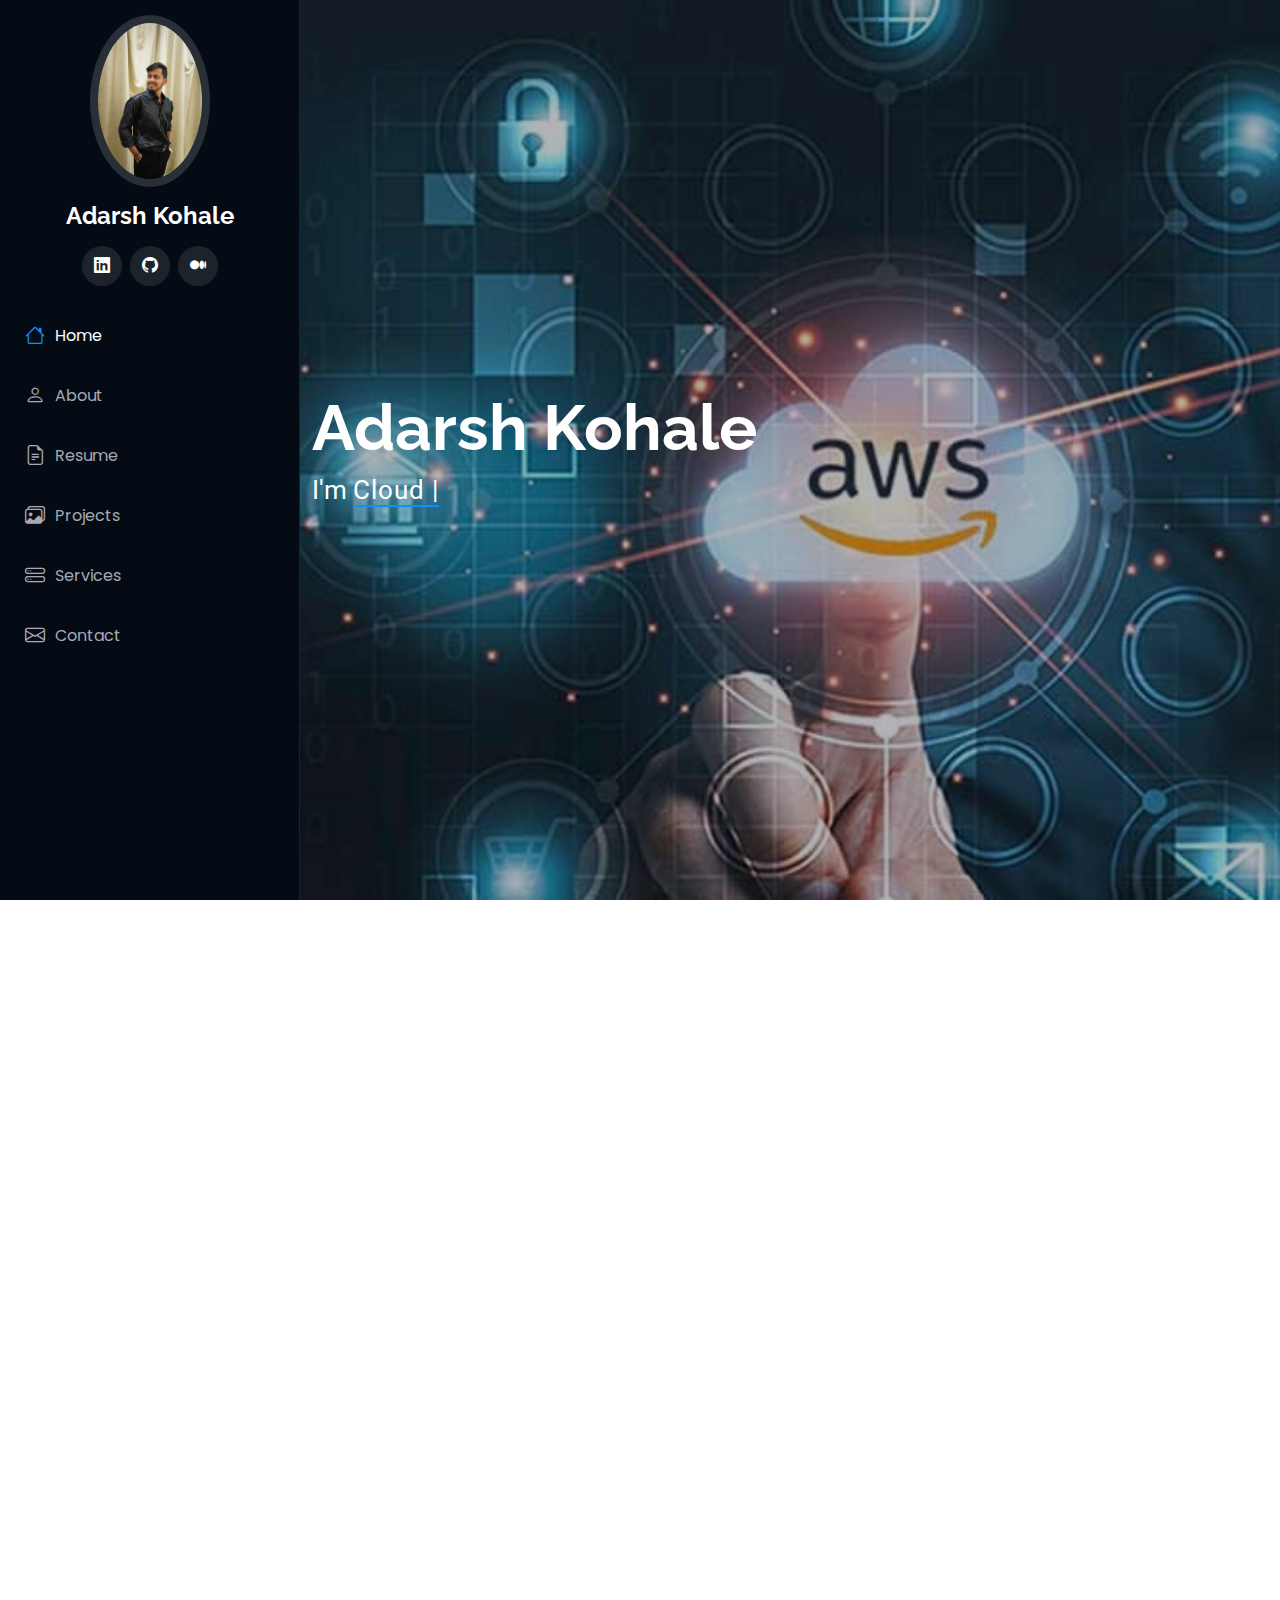
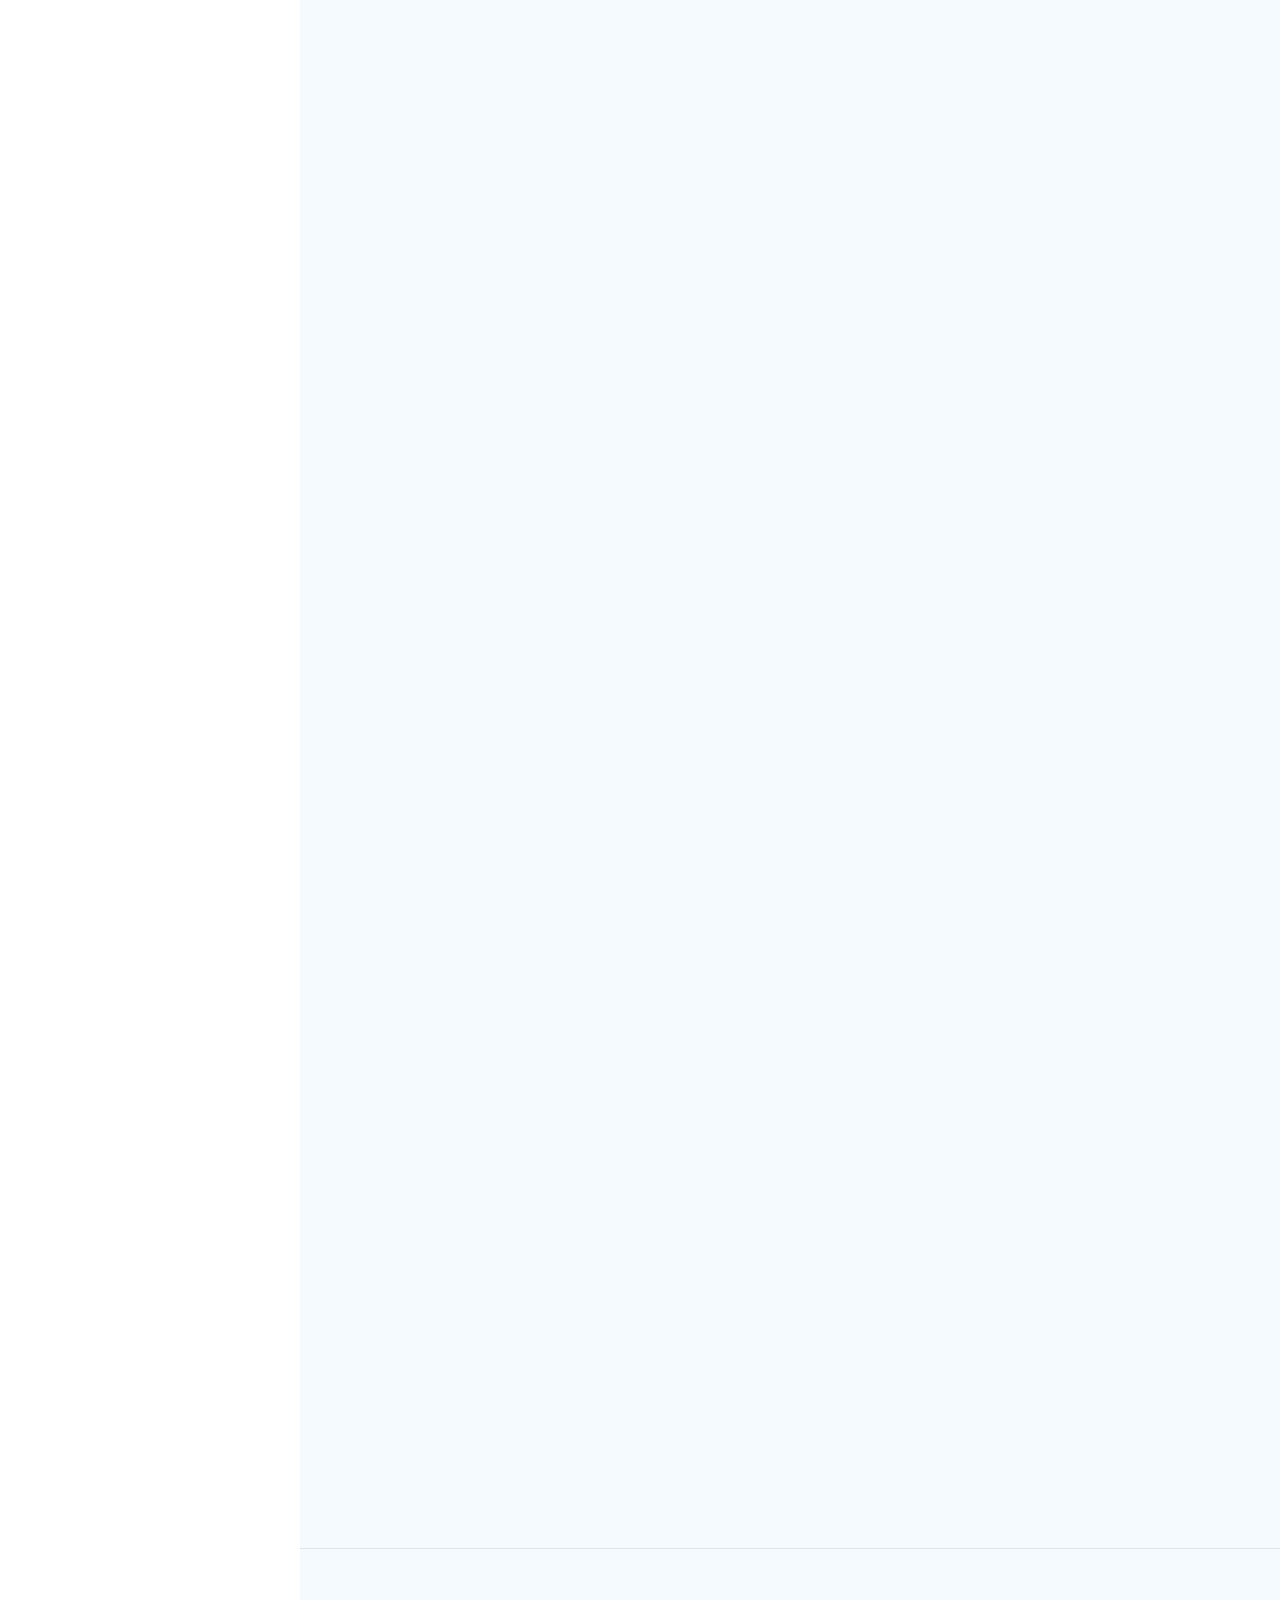
<file: index.html>
<!DOCTYPE html>
<html lang="en">

<head>
  <meta charset="utf-8">
  <meta content="width=device-width, initial-scale=1.0" name="viewport">
  <title>Index - iPortfolio Bootstrap Template</title>
  <meta content="" name="description">
  <meta content="" name="keywords">

  <!-- Favicons -->
  <link href="assets/img/favicon.png" rel="icon">
  <link href="assets/img/apple-touch-icon.png" rel="apple-touch-icon">

  <!-- Fonts -->
  <link href="https://fonts.googleapis.com" rel="preconnect">
  <link href="https://fonts.gstatic.com" rel="preconnect" crossorigin>
  <link href="https://fonts.googleapis.com/css2?family=Roboto:ital,wght@0,100;0,300;0,400;0,500;0,700;0,900;1,100;1,300;1,400;1,500;1,700;1,900&family=Poppins:ital,wght@0,100;0,200;0,300;0,400;0,500;0,600;0,700;0,800;0,900;1,100;1,200;1,300;1,400;1,500;1,600;1,700;1,800;1,900&family=Raleway:ital,wght@0,100;0,200;0,300;0,400;0,500;0,600;0,700;0,800;0,900;1,100;1,200;1,300;1,400;1,500;1,600;1,700;1,800;1,900&display=swap" rel="stylesheet">

  <!-- Vendor CSS Files -->
  <link href="assets/vendor/bootstrap/css/bootstrap.min.css" rel="stylesheet">
  <link href="assets/vendor/bootstrap-icons/bootstrap-icons.css" rel="stylesheet">
  <link href="assets/vendor/aos/aos.css" rel="stylesheet">
  <link href="assets/vendor/glightbox/css/glightbox.min.css" rel="stylesheet">
  <link href="assets/vendor/swiper/swiper-bundle.min.css" rel="stylesheet">

  <!-- Main CSS File -->
  <link href="assets/css/main.css" rel="stylesheet">

  <!-- =======================================================
  * Template Name: iPortfolio
  * Template URL: https://bootstrapmade.com/iportfolio-bootstrap-portfolio-websites-template/
  * Updated: Jun 29 2024 with Bootstrap v5.3.3
  * Author: BootstrapMade.com
  * License: https://bootstrapmade.com/license/
  ======================================================== -->
</head>

<body class="index-page">

  <header id="header" class="header dark-background d-flex flex-column">
    <i class="header-toggle d-xl-none bi bi-list"></i>

    <div class="profile-img">
      <img src="./assets/img/prof2.jpeg" alt="" class="img-fluid rounded-circle">
    </div>

    <a href="index.html" class="logo d-flex align-items-center justify-content-center">
      <!-- Uncomment the line below if you also wish to use an image logo -->
      <!-- <img src="assets/img/logo.png" alt=""> -->
      <h1 class="sitename">Adarsh Kohale</h1>
    </a>

    <div class="social-links text-center">
      <a href="https://www.linkedin.com/in/adarsh-kohale-759b15190/" class="linkedin"><i class="bi bi-linkedin"></i></a>
      <a href="https://github.com/iamadarshkohale" class="Github"><i class="bi bi-github"></i></a>
      <a href="https://medium.com/@adarshkohale23" class="medium"><i class="bi bi-medium"></i></a>
      
    </div>

    <nav id="navmenu" class="navmenu">
      <ul>
        <li><a href="#hero" class="active"><i class="bi bi-house navicon"></i>Home</a></li>
        <li><a href="#about"><i class="bi bi-person navicon"></i> About</a></li>
        <li><a href="#resume"><i class="bi bi-file-earmark-text navicon"></i> Resume</a></li>
        <li><a href="#portfolio"><i class="bi bi-images navicon"></i> Projects</a></li>
        <li><a href="#services"><i class="bi bi-hdd-stack navicon"></i> Services</a></li>
        
        <li><a href="#contact"><i class="bi bi-envelope navicon"></i> Contact</a></li>
      </ul>
    </nav>

  </header>

  <main class="main">

    <!-- Hero Section -->
    <section id="hero" class="hero section dark-background">

      <img src="assets/img/1_RYbA45lLoOgU6Hrp9CdufQ.jpg" alt="" data-aos="fade-in" class="">

      <div class="container" data-aos="fade-up" data-aos-delay="100">
        <h2>Adarsh Kohale</h2>
        <p>I'm <span class="typed" data-typed-items="Cloud Engineer</span><span class="typed-cursor typed-cursor--blink" aria-hidden="true"></span><span class="typed-cursor typed-cursor--blink" aria-hidden="true"></span></p>
      </div>

    </section><!-- /Hero Section -->

    <!-- About Section -->
    <section id="about" class="about section">

      <!-- Section Title -->
      <div class="container section-title" data-aos="fade-up">
        <h2>About</h2>
        <p>Hello, I am Adarsh Wasudeo Kohale — a Cloud & DevOps enthusiast passionate about building secure and scalable cloud infrastructure.

I work with AWS technologies to bring ideas to life through automation and clean architecture.

With hands-on experience from #30DaysOfCloudChallenge and an AWS certification under my belt, I love turning challenges into learning opportunities.

 I am always open to exciting projects, tech collaborations, and roles in cloud computing or DevOps. Let's connect!</p>
      </div><!-- End Section Title -->

      <div class="container" data-aos="fade-up" data-aos-delay="100">

        <div class="row gy-4 justify-content-center">
          <div class="col-lg-4">
            <img src="assets/img/prof1.jpeg" class="img-fluid" alt="">
          </div>
          <div class="col-lg-8 content">
            <h2>Cloud Engineer &amp; DevOps Engineer</h2>
            <p class="fst-italic py-3">
        
            </p>
            <div class="row">
              <div class="col-lg-6">
                <ul>
                  
                  <li><i class="bi bi-chevron-right"></i> <strong>Website:</strong> <span>www.adarshtech.cloud</span></li>
                  <li><i class="bi bi-chevron-right"></i> <strong>Phone:</strong> <span>9325840179</span></li>
                  <li><i class="bi bi-chevron-right"></i> <strong>City:</strong> <span>Pune,Maharashtra</span></li>
                </ul>
              </div>
              <div class="col-lg-6">
                <ul>
              
                  <li><i class="bi bi-chevron-right"></i> <strong>Degree:</strong> <span>BE</span></li>
                  <li><i class="bi bi-chevron-right"></i> <strong>Email:</strong> <span>adarshkohale23@gmail.com</span></li>
                  
                </ul>
              </div>
            </div>
            <p class="py-3">
          
            </p>
          </div>
        </div>

      </div>

    </section><!-- /About Section -->

  
              


    

    

    <!-- Resume Section -->
    <section id="resume" class="resume section">

      <!-- Section Title -->
      <div class="container section-title" data-aos="fade-up">
        <h2>Resume</h2>
        
      </div><!-- End Section Title -->

      <div class="container">

        <div class="row">

          <div class="col-lg-6" data-aos="fade-up" data-aos-delay="100">
            <h3 class="resume-title">Sumary</h3>

            <div class="resume-item pb-0">
              <h4>Adarsh Kohale</h4>
              <p><em>A GRADUATE ENGINEER SPECIALIZED IN MECHANICAL FIELD WITH HANDS ON AWS CLOUD AND GOOD KNOWLEDGE OF VARIOUS AWS SERVICES, LINUX OPERATING SYSTEM AND
DEVOPS TOOLS.QUICK LEARNER WITH A PASSION FOR CONTINUOUS IMPROVEMENT AND TECHNOLOGY
</em></p>
              <ul>
                <li>Nagpur,Maharashtra</li>
                <li>9325840179</li>
                <li>adarshkohale23@gmail.com</li>
              </ul>
            </div><!-- Edn Resume Item -->

            <h3 class="resume-title">Education</h3>
            <div class="resume-item">
              <h4>Bachelors of Engineering</h4>
              <h5>-Mechanical Engineering</h5>
              <p><em>Prof.Ram Meghe Institute of Technology and Reserach-</em></p>
              <p>Sant Gadge Baba Amravati University</p>
            </div><!-- Edn Resume Item -->

            <div class="resume-item">
              <h4>HSC</h4>
              <h5>-Science</h5>
              <p><em>Perena Jr.College of Science and Commerce-</em></p>
              <p>Maharashta State Board</p>
            </div><!-- Edn Resume Item -->

          </div>

          <div class="col-lg-6" data-aos="fade-up" data-aos-delay="200">
            <h3 class="resume-title">Professional Experience</h3>
            <div class="resume-item">
              <h4>Intern</h4>
              <h5>March-2025 - Present</h5>
              <p><em>Fortune Cloud Technologies-Pune </em></p>
              <ul>
                <li>Deployed Scalable Apps using EC2, Elastic Beanstalk, and Application Load Balancer for high availability</li>
                <li>Managed Storage efficiently with S3, leveraging versioning, lifecycle policies, and different storage classes </li>
                <li> Secured Access & Resources using IAM Roles, Policies, and VPC configurations for isolated networking</li>
                <li>Automated & Integrated cloud services using Lambda, SNS/SQS, and CloudFormation for seamless DevOps practices</li>
              </ul>
            </div><!-- Edn Resume Item -->

            <div class="resume-item">
              <h4 class="resume-title">Certifications</h4>
              <h5>MCA-Master In Cloud Architecture</h5>
              <p><em>Cravita Technologies-Pune</em></p>
              
              <h5>AWS Cloud Practitioner</h5>
              <p><em>Amazon Web Services</em></p>
            </div><!-- Edn Resume Item -->

          </div>

        </div>

      </div>

    </section><!-- /Resume Section -->

    <!-- Portfolio Section -->
    <section id="portfolio" class="portfolio section light-background">

      <!-- Section Title -->
      <div class="container section-title" data-aos="fade-up">
        <h2>Projects</h2>
        
      </div><!-- End Section Title -->

      
          </ul><!-- End Portfolio Filters -->

          <div class="row gy-4 isotope-container" data-aos="fade-up" data-aos-delay="200">

            <div class="col-lg-4 col-md-6 portfolio-item isotope-item filter-app">
              <div class="portfolio-content h-100">
                <img src="./assets/img/3tier.jpeg" class="img-fluid" alt="">
                <div class="portfolio-info">
                  <h4>Three Tier Application</h4>
                  
                  <a href="assets/img/portfolio/app-1.jpg" title="App 1" data-gallery="portfolio-gallery-app" class="glightbox preview-link"><i class="bi bi-zoom-in"></i></a>
                  <a href="portfolio-details.html" title="More Details" class="details-link"><i class="bi bi-link-45deg"></i></a>
                </div>
              </div>
            </div><!-- End Portfolio Item -->

            <div class="col-lg-4 col-md-6 portfolio-item isotope-item filter-product">
              <div class="portfolio-content h-100">
                <img src="./assets/img/wp.png" class="img-fluid" alt="">
                <div class="portfolio-info">
                  <h4>Wordpress-VPC</h4>
                  
                  <a href="assets/img/portfolio/product-1.jpg" title="Product 1" data-gallery="portfolio-gallery-product" class="glightbox preview-link"><i class="bi bi-zoom-in"></i></a>
                  <a href="portfolio2-details.html" title="More Details" class="details-link"><i class="bi bi-link-45deg"></i></a>
                </div>
              </div>
            </div><!-- End Portfolio Item -->

            <div class="col-lg-4 col-md-6 portfolio-item isotope-item filter-branding">
              <div class="portfolio-content h-100">
                <img src="./assets/img/vpc.jpeg" class="img-fluid" alt="">
                <div class="portfolio-info">
                  <h4>Securing VPC</h4>
                  
                  <a href="assets/img/portfolio/branding-1.jpg" title="Branding 1" data-gallery="portfolio-gallery-branding" class="glightbox preview-link"><i class="bi bi-zoom-in"></i></a>
                  <a href="portfolio3-details.html" title="More Details" class="details-link"><i class="bi bi-link-45deg"></i></a>
                </div>
              </div>
            </div><!-- End Portfolio Item -->

            <div class="col-lg-4 col-md-6 portfolio-item isotope-item filter-books">
              <div class="portfolio-content h-100">
                <img src="assets/img/flat-feedback-landing-page-template_23-2148941256.avif" class="img-fluid" alt="">
                <div class="portfolio-info">
                  <h4>FeedbackSurvEC2</h4>
                  
                  <a href="assets/img/portfolio/books-1.jpg" title="Branding 1" data-gallery="portfolio-gallery-book" class="glightbox preview-link"><i class="bi bi-zoom-in"></i></a>
                  <a href="portfolio4-details.html" title="More Details" class="details-link"><i class="bi bi-link-45deg"></i></a>
                </div>
              </div>
            </div><!-- End Portfolio Item -->

            <div class="col-lg-4 col-md-6 portfolio-item isotope-item filter-app">
              <div class="portfolio-content h-100">
                <img src="assets/img/1_7aGlAjiRhd0Y2m7_OLHU7w.png" class="img-fluid" alt="">
                <div class="portfolio-info">
                  <h4>ECS-blue-green-project</h4>
                  
                  <a href="assets/img/portfolio/app-2.jpg" title="App 2" data-gallery="portfolio-gallery-app" class="glightbox preview-link"><i class="bi bi-zoom-in"></i></a>
                  <a href="portfolio5-details.html" title="More Details" class="details-link"><i class="bi bi-link-45deg"></i></a>
                </div>
              </div>
            </div><!-- End Portfolio Item -->

            <div class="col-lg-4 col-md-6 portfolio-item isotope-item filter-product">
              <div class="portfolio-content h-100">
                <img src="assets/img/images.jpeg" class="img-fluid" alt="">
                <div class="portfolio-info">
                  <h4>Application-ASG</h4>
                  
                  <a href="assets/img/portfolio/product-2.jpg" title="Product 2" data-gallery="portfolio-gallery-product" class="glightbox preview-link"><i class="bi bi-zoom-in"></i></a>
                  <a href="portfolio6-details.html" title="More Details" class="details-link"><i class="bi bi-link-45deg"></i></a>
                </div>
              </div>
            </div><!-- End Portfolio Item -->

            <div class="col-lg-4 col-md-6 portfolio-item isotope-item filter-branding">
              <div class="portfolio-content h-100">
                <img src="assets/img/images (2).jpeg" class="img-fluid" alt="">
                <div class="portfolio-info">
                  <h4>Regi-Lamp</h4>
                  
                  <a href="assets/img/portfolio/branding-2.jpg" title="Branding 2" data-gallery="portfolio-gallery-branding" class="glightbox preview-link"><i class="bi bi-zoom-in"></i></a>
                  <a href="portfolio7-details.html" title="More Details" class="details-link"><i class="bi bi-link-45deg"></i></a>
                </div>
              </div>
            </div><!-- End Portfolio Item -->

            <div class="col-lg-4 col-md-6 portfolio-item isotope-item filter-books">
              <div class="portfolio-content h-100">
                <img src="assets/img/bf1edb25-5e75-29a2-1a33-4c529e0d861e.a5554c9d42b855609197b4d706bc165023aab343.jpeg" class="img-fluid" alt="">
                <div class="portfolio-info">
                  <h4>AutoVolumeBackup</h4>
                  
                  <a href="assets/img/portfolio/books-2.jpg" title="Branding 2" data-gallery="portfolio-gallery-book" class="glightbox preview-link"><i class="bi bi-zoom-in"></i></a>
                  <a href="portfolio8-details.html" title="More Details" class="details-link"><i class="bi bi-link-45deg"></i></a>
                </div>
              </div>
            </div><!-- End Portfolio Item -->

            <div class="col-lg-4 col-md-6 portfolio-item isotope-item filter-app">
              <div class="portfolio-content h-100">
                <img src="assets/img/images (1).jpeg" class="img-fluid" alt="">
                <div class="portfolio-info">
                  <h4>AWS-S3-WebDeploy</h4>
                
                  <a href="assets/img/portfolio/app-3.jpg" title="App 3" data-gallery="portfolio-gallery-app" class="glightbox preview-link"><i class="bi bi-zoom-in"></i></a>
                  <a href="portfolio9-details.html" title="More Details" class="details-link"><i class="bi bi-link-45deg"></i></a>
                </div>
              </div>
            </div><!-- End Portfolio Item -->

            

    <!-- Services Section -->
    <section id="services" class="services section">

      <!-- Section Title -->
      <div class="container section-title" data-aos="fade-up">
        <h2>Services</h2>
        
      </div><!-- End Section Title -->

      <div class="container">

        <div class="row gy-4">

          <div class="col-lg-4 col-md-6 service-item d-flex" data-aos="fade-up" data-aos-delay="100">
            <div class="icon flex-shrink-0"><i class="bi bi-briefcase"></i></div>
            <div>
              <h4 class="title"><a href="service-details.html" class="stretched-link">AWS</a></h4>
              <p class="description">EC2, S3, VPC, IAM, RDS, DynamoDB, Lambda
 CloudWatch, ELB, Route 53, EBS,ASG</p>
            </div>
          </div>
          <!-- End Service Item -->

          <div class="col-lg-4 col-md-6 service-item d-flex" data-aos="fade-up" data-aos-delay="200">
            <div class="icon flex-shrink-0"><i class="bi bi-card-checklist"></i></div>
            <div>
              <h4 class="title"><a href="service2-details.html" class="stretched-link">Security and Monitoring</a></h4>
              <p class="description">IAM policies,multi- account
setup, CloudWatch Alarms, EventBridge, SNS</p>
            </div>
          </div><!-- End Service Item -->

          <div class="col-lg-4 col-md-6 service-item d-flex" data-aos="fade-up" data-aos-delay="300">
            <div class="icon flex-shrink-0"><i class="bi bi-bar-chart"></i></div>
            <div>
              <h4 class="title"><a href="service3-details.html" class="stretched-link">Networking and Storage</a></h4>
              <p class="description">VPN, Network Access Translation,Internet Gateway, S3 lifecycle policy</p>
            </div>
          </div><!-- End Service Item -->

          <div class="col-lg-4 col-md-6 service-item d-flex" data-aos="fade-up" data-aos-delay="400">
            <div class="icon flex-shrink-0"><i class="bi bi-binoculars"></i></div>
            <div>
              <h4 class="title"><a href="service4-details.html" class="stretched-link">Linux Operating System</a></h4>
              <p class="description">Shell scripting, SSH, crontab, system
logs, package/user management, performance
tuning</p>
            </div>
          </div><!-- End Service Item -->

          <div class="col-lg-4 col-md-6 service-item d-flex" data-aos="fade-up" data-aos-delay="500">
            <div class="icon flex-shrink-0"><i class="bi bi-brightness-high"></i></div>
            <div>
              <h4 class="title"><a href="service5-details.html" class="stretched-link">DevOps</a></h4>
              <p class="description">Github,Gitlab,Bitbucket,Jenkins</p>
            </div>
          </div><!-- End Service Item -->

          

        </div>

      </div>

    </section><!-- /Services Section -->

    

    <!-- Contact Section -->
    <section id="contact" class="contact section">

      <!-- Section Title -->
      <div class="container section-title" data-aos="fade-up">
        <h2>Contact</h2>
        
      </div><!-- End Section Title -->

      <div class="container" data-aos="fade-up" data-aos-delay="100">

        <div class="row gy-4">

          <div class="col-lg-5">

            <div class="info-wrap">
              <div class="info-item d-flex" data-aos="fade-up" data-aos-delay="200">
                <i class="bi bi-geo-alt flex-shrink-0"></i>
                <div>
                  <h3>Address</h3>
                  <p>Aqua Mist,Ravet,PCMC</p>
                </div>
              </div><!-- End Info Item -->

              <div class="info-item d-flex" data-aos="fade-up" data-aos-delay="300">
                <i class="bi bi-telephone flex-shrink-0"></i>
                <div>
                  <h3>Contact At</h3>
                  <p>9325840179</p>
                </div>
              </div><!-- End Info Item -->

              <div class="info-item d-flex" data-aos="fade-up" data-aos-delay="400">
                <i class="bi bi-envelope flex-shrink-0"></i>
                <div>
                  <h3>Email Me At</h3>
                  <p>adarshkohale23@gmail.com</p>
                </div>
              </div><!-- End Info Item -->

              
            </div>
          </div>

        </div>

      </div>

    </section><!-- /Contact Section -->

  </main>

  <footer id="footer" class="footer position-relative light-background">

    

  <!-- Scroll Top -->
  <a href="#" id="scroll-top" class="scroll-top d-flex align-items-center justify-content-center"><i class="bi bi-arrow-up-short"></i></a>

  <!-- Preloader -->
  <div id="preloader"></div>

  <!-- Vendor JS Files -->
  <script src="assets/vendor/bootstrap/js/bootstrap.bundle.min.js"></script>
  <script src="assets/vendor/php-email-form/validate.js"></script>
  <script src="assets/vendor/aos/aos.js"></script>
  <script src="assets/vendor/typed.js/typed.umd.js"></script>
  <script src="assets/vendor/purecounter/purecounter_vanilla.js"></script>
  <script src="assets/vendor/waypoints/noframework.waypoints.js"></script>
  <script src="assets/vendor/glightbox/js/glightbox.min.js"></script>
  <script src="assets/vendor/imagesloaded/imagesloaded.pkgd.min.js"></script>
  <script src="assets/vendor/isotope-layout/isotope.pkgd.min.js"></script>
  <script src="assets/vendor/swiper/swiper-bundle.min.js"></script>

  <!-- Main JS File -->
  <script src="assets/js/main.js"></script>

</body>

</html>
</file>
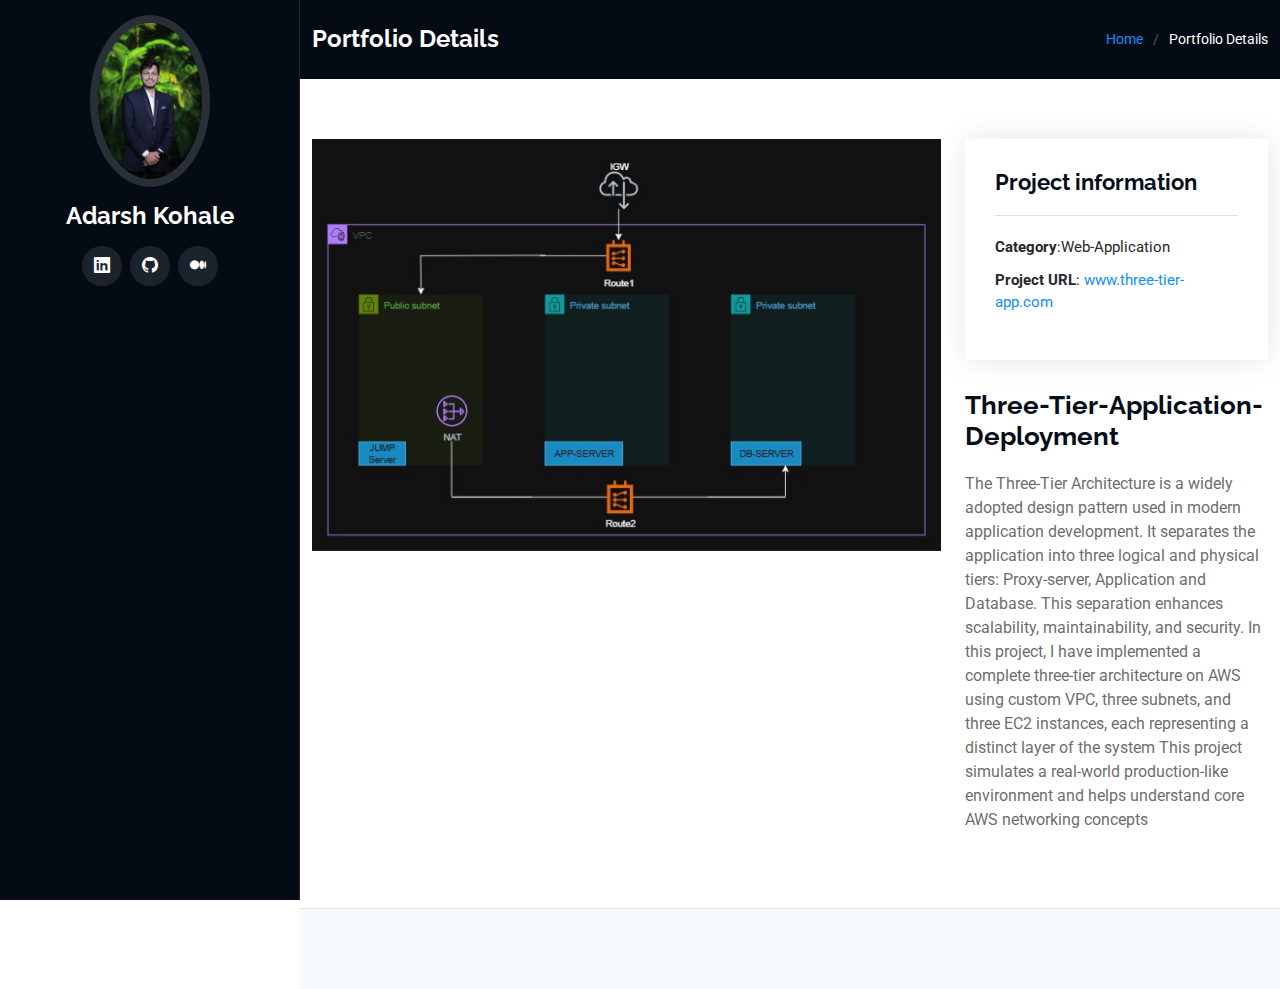
<file: portfolio-details.html>
<!DOCTYPE html>
<html lang="en">

<head>
  <meta charset="utf-8">
  <meta content="width=device-width, initial-scale=1.0" name="viewport">
  <title>Portfolio Details - iPortfolio Bootstrap Template</title>
  <meta content="" name="description">
  <meta content="" name="keywords">

  <!-- Favicons -->
  <link href="assets/img/favicon.png" rel="icon">
  <link href="assets/img/apple-touch-icon.png" rel="apple-touch-icon">

  <!-- Fonts -->
  <link href="https://fonts.googleapis.com" rel="preconnect">
  <link href="https://fonts.gstatic.com" rel="preconnect" crossorigin>
  <link href="https://fonts.googleapis.com/css2?family=Roboto:ital,wght@0,100;0,300;0,400;0,500;0,700;0,900;1,100;1,300;1,400;1,500;1,700;1,900&family=Poppins:ital,wght@0,100;0,200;0,300;0,400;0,500;0,600;0,700;0,800;0,900;1,100;1,200;1,300;1,400;1,500;1,600;1,700;1,800;1,900&family=Raleway:ital,wght@0,100;0,200;0,300;0,400;0,500;0,600;0,700;0,800;0,900;1,100;1,200;1,300;1,400;1,500;1,600;1,700;1,800;1,900&display=swap" rel="stylesheet">

  <!-- Vendor CSS Files -->
  <link href="assets/vendor/bootstrap/css/bootstrap.min.css" rel="stylesheet">
  <link href="assets/vendor/bootstrap-icons/bootstrap-icons.css" rel="stylesheet">
  <link href="assets/vendor/aos/aos.css" rel="stylesheet">
  <link href="assets/vendor/glightbox/css/glightbox.min.css" rel="stylesheet">
  <link href="assets/vendor/swiper/swiper-bundle.min.css" rel="stylesheet">

  <!-- Main CSS File -->
  <link href="assets/css/main.css" rel="stylesheet">

  <!-- =======================================================
  * Template Name: iPortfolio
  * Template URL: https://bootstrapmade.com/iportfolio-bootstrap-portfolio-websites-template/
  * Updated: Jun 29 2024 with Bootstrap v5.3.3
  * Author: BootstrapMade.com
  * License: https://bootstrapmade.com/license/
  ======================================================== -->
</head>

<body class="portfolio-details-page">

  <header id="header" class="header dark-background d-flex flex-column">
    <i class="header-toggle d-xl-none bi bi-list"></i>

    <div class="profile-img">
      <img src="assets/img/prof1.jpeg" alt="" class="img-fluid rounded-circle">
    </div>

    <a href="index.html" class="logo d-flex align-items-center justify-content-center">
      <!-- Uncomment the line below if you also wish to use an image logo -->
      <!-- <img src="assets/img/logo.png" alt=""> -->
      <h1 class="sitename">Adarsh Kohale</h1>
    </a>

    <div class="social-links text-center">
      <a href="https://www.linkedin.com/in/adarsh-kohale-759b15190/" class="linkedin"><i class="bi bi-linkedin"></i></a>
      <a href="https://github.com/iamadarshkohale" class="github"><i class="bi bi-github"></i></a>
      <a href="https://medium.com/@adarshkohale23" class="medium"><i class="bi bi-medium"></i></a>
      
    </div>

    <nav id="navmenu" class="navmenu">
      <ul>
        
        
        
        
       
                
            
        </li>
        
      </ul>
    </nav>

  </header>

  <main class="main">

    <!-- Page Title -->
    <div class="page-title dark-background">
      <div class="container d-lg-flex justify-content-between align-items-center">
        <h1 class="mb-2 mb-lg-0">Portfolio Details</h1>
        <nav class="breadcrumbs">
          <ol>
            <li><a href="index.html">Home</a></li>
            <li class="current">Portfolio Details</li>
          </ol>
        </nav>
      </div>
    </div><!-- End Page Title -->

    <!-- Portfolio Details Section -->
    <section id="portfolio-details" class="portfolio-details section">

      <div class="container" data-aos="fade-up" data-aos-delay="100">

        <div class="row gy-4">

          <div class="col-lg-8">
            <div class="portfolio-details-slider swiper init-swiper">

              <script type="application/json" class="swiper-config">
                {
                  "loop": true,
                  "speed": 600,
                  "autoplay": {
                    "delay": 5000
                  },
                  "slidesPerView": "auto",
                  "pagination": {
                    "el": ".swiper-pagination",
                    "type": "bullets",
                    "clickable": true
                  }
                }
              </script>

              <div class="swiper-wrapper align-items-center">

                <div class="swiper-slide">
                  <img src="assets/img/3-tier-app.jpg" alt="">
                </div>

                
              </div>
              <div class="swiper-pagination"></div>
            </div>
          </div>

          <div class="col-lg-4">
            <div class="portfolio-info" data-aos="fade-up" data-aos-delay="200">
              <h3>Project information</h3>
              <ul>
                <li><strong>Category</strong>:Web-Application</li>
                
                
                <li><strong>Project URL</strong>: <a href="https://github.com/iamadarshkohale/Three-tier-app.git">www.three-tier-app.com</a></li>
              </ul>
            </div>
            <div class="portfolio-description" data-aos="fade-up" data-aos-delay="300">
              <h2>Three-Tier-Application-Deployment</h2>
              <p>
                The Three-Tier Architecture is a widely adopted design pattern used in modern application development. It separates the application into three logical and physical tiers: Proxy-server, Application and Database. This separation enhances scalability, maintainability, and security.

In this project, I have implemented a complete three-tier architecture on AWS using custom VPC, three subnets, and three EC2 instances, each representing a distinct layer of the system

This project simulates a real-world production-like environment and helps understand core AWS networking concepts
              </p>
            </div>
          </div>

        </div>

      </div>

    </section><!-- /Portfolio Details Section -->

  </main>

  <footer id="footer" class="footer position-relative light-background">

    
  <!-- Scroll Top -->
  <a href="#" id="scroll-top" class="scroll-top d-flex align-items-center justify-content-center"><i class="bi bi-arrow-up-short"></i></a>

  <!-- Preloader -->
  <div id="preloader"></div>

  <!-- Vendor JS Files -->
  <script src="assets/vendor/bootstrap/js/bootstrap.bundle.min.js"></script>
  <script src="assets/vendor/php-email-form/validate.js"></script>
  <script src="assets/vendor/aos/aos.js"></script>
  <script src="assets/vendor/typed.js/typed.umd.js"></script>
  <script src="assets/vendor/purecounter/purecounter_vanilla.js"></script>
  <script src="assets/vendor/waypoints/noframework.waypoints.js"></script>
  <script src="assets/vendor/glightbox/js/glightbox.min.js"></script>
  <script src="assets/vendor/imagesloaded/imagesloaded.pkgd.min.js"></script>
  <script src="assets/vendor/isotope-layout/isotope.pkgd.min.js"></script>
  <script src="assets/vendor/swiper/swiper-bundle.min.js"></script>

  <!-- Main JS File -->
  <script src="assets/js/main.js"></script>

</body>

</html>
</file>
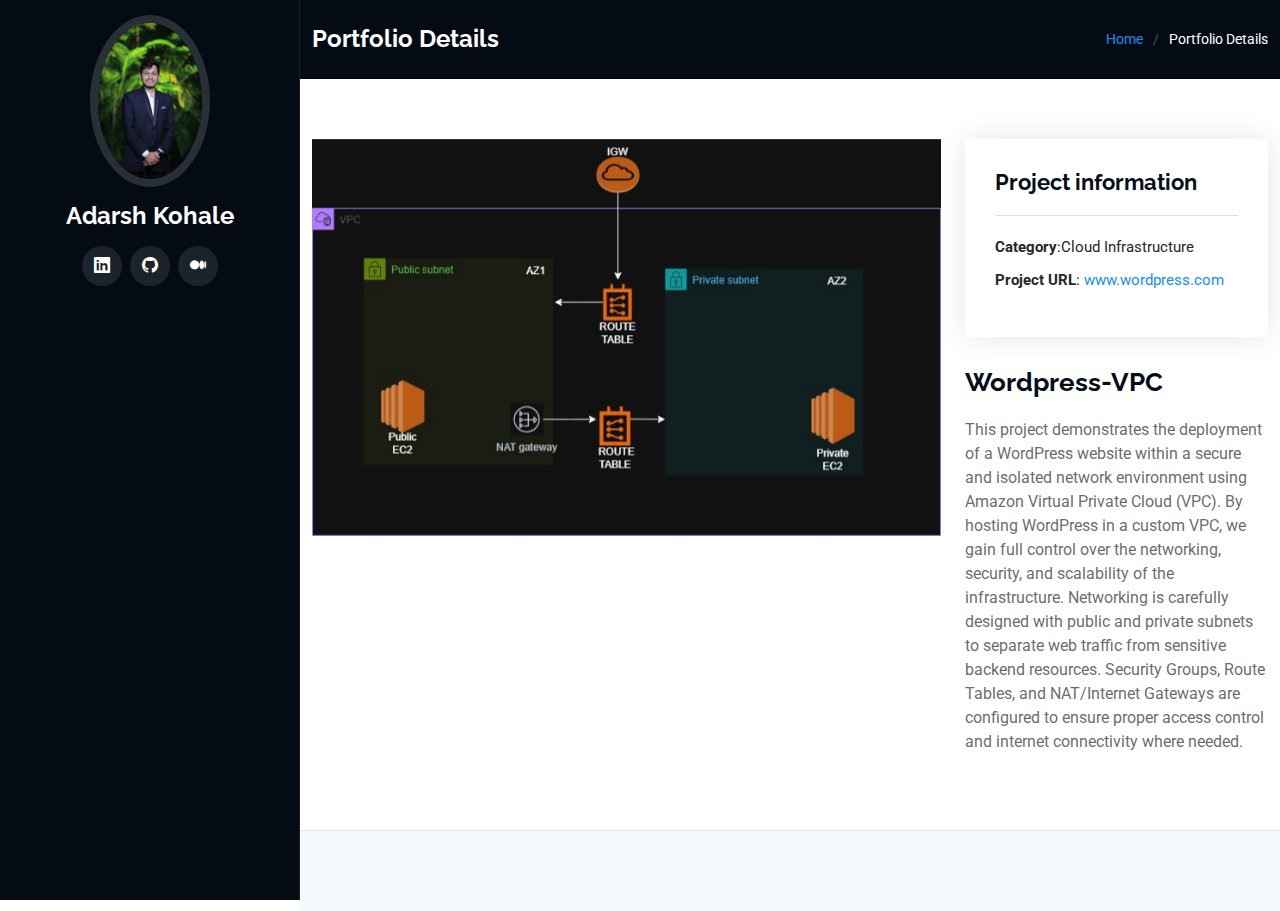
<file: portfolio2-details.html>
<!DOCTYPE html>
<html lang="en">

<head>
  <meta charset="utf-8">
  <meta content="width=device-width, initial-scale=1.0" name="viewport">
  <title>Portfolio Details - iPortfolio Bootstrap Template</title>
  <meta content="" name="description">
  <meta content="" name="keywords">

  <!-- Favicons -->
  <link href="assets/img/favicon.png" rel="icon">
  <link href="assets/img/apple-touch-icon.png" rel="apple-touch-icon">

  <!-- Fonts -->
  <link href="https://fonts.googleapis.com" rel="preconnect">
  <link href="https://fonts.gstatic.com" rel="preconnect" crossorigin>
  <link href="https://fonts.googleapis.com/css2?family=Roboto:ital,wght@0,100;0,300;0,400;0,500;0,700;0,900;1,100;1,300;1,400;1,500;1,700;1,900&family=Poppins:ital,wght@0,100;0,200;0,300;0,400;0,500;0,600;0,700;0,800;0,900;1,100;1,200;1,300;1,400;1,500;1,600;1,700;1,800;1,900&family=Raleway:ital,wght@0,100;0,200;0,300;0,400;0,500;0,600;0,700;0,800;0,900;1,100;1,200;1,300;1,400;1,500;1,600;1,700;1,800;1,900&display=swap" rel="stylesheet">

  <!-- Vendor CSS Files -->
  <link href="assets/vendor/bootstrap/css/bootstrap.min.css" rel="stylesheet">
  <link href="assets/vendor/bootstrap-icons/bootstrap-icons.css" rel="stylesheet">
  <link href="assets/vendor/aos/aos.css" rel="stylesheet">
  <link href="assets/vendor/glightbox/css/glightbox.min.css" rel="stylesheet">
  <link href="assets/vendor/swiper/swiper-bundle.min.css" rel="stylesheet">

  <!-- Main CSS File -->
  <link href="assets/css/main.css" rel="stylesheet">

  <!-- =======================================================
  * Template Name: iPortfolio
  * Template URL: https://bootstrapmade.com/iportfolio-bootstrap-portfolio-websites-template/
  * Updated: Jun 29 2024 with Bootstrap v5.3.3
  * Author: BootstrapMade.com
  * License: https://bootstrapmade.com/license/
  ======================================================== -->
</head>

<body class="portfolio-details-page">

  <header id="header" class="header dark-background d-flex flex-column">
    <i class="header-toggle d-xl-none bi bi-list"></i>

    <div class="profile-img">
      <img src="assets/img/prof1.jpeg" alt="" class="img-fluid rounded-circle">
    </div>

    <a href="index.html" class="logo d-flex align-items-center justify-content-center">
      <!-- Uncomment the line below if you also wish to use an image logo -->
      <!-- <img src="assets/img/logo.png" alt=""> -->
      <h1 class="sitename">Adarsh Kohale</h1>
    </a>

   <div class="social-links text-center">
      <a href="https://www.linkedin.com/in/adarsh-kohale-759b15190/" class="linkedin"><i class="bi bi-linkedin"></i></a>
      <a href="https://github.com/iamadarshkohale" class="github"><i class="bi bi-github"></i></a>
      <a href="https://medium.com/@adarshkohale23" class="medium"><i class="bi bi-medium"></i></a>
    </div>

    <nav id="navmenu" class="navmenu">
      <ul>
        
      </ul>
    </nav>

  </header>

  <main class="main">

    <!-- Page Title -->
    <div class="page-title dark-background">
      <div class="container d-lg-flex justify-content-between align-items-center">
        <h1 class="mb-2 mb-lg-0">Portfolio Details</h1>
        <nav class="breadcrumbs">
          <ol>
            <li><a href="index.html">Home</a></li>
            <li class="current">Portfolio Details</li>
          </ol>
        </nav>
      </div>
    </div><!-- End Page Title -->

    <!-- Portfolio Details Section -->
    <section id="portfolio-details" class="portfolio-details section">

      <div class="container" data-aos="fade-up" data-aos-delay="100">

        <div class="row gy-4">

          <div class="col-lg-8">
            <div class="portfolio-details-slider swiper init-swiper">

              <script type="application/json" class="swiper-config">
                {
                  "loop": true,
                  "speed": 600,
                  "autoplay": {
                    "delay": 5000
                  },
                  "slidesPerView": "auto",
                  "pagination": {
                    "el": ".swiper-pagination",
                    "type": "bullets",
                    "clickable": true
                  }
                }
              </script>

              <div class="swiper-wrapper align-items-center">

                <div class="swiper-slide">
                  <img src="assets/img/VPC.jpg" alt="">
                </div>

                

              </div>
              <div class="swiper-pagination"></div>
            </div>
          </div>

          <div class="col-lg-4">
            <div class="portfolio-info" data-aos="fade-up" data-aos-delay="200">
              <h3>Project information</h3>
              <ul>
                <li><strong>Category</strong>:Cloud Infrastructure</li>
                
                
                <li><strong>Project URL</strong>: <a href="https://github.com/iamadarshkohale/Wordpress-VPC-.git">www.wordpress.com</a></li>
              </ul>
            </div>
            <div class="portfolio-description" data-aos="fade-up" data-aos-delay="300">
              <h2>Wordpress-VPC</h2>
              <p>
                This project demonstrates the deployment of a WordPress website within a secure and isolated network environment using Amazon Virtual Private Cloud (VPC). By hosting WordPress in a custom VPC, we gain full control over the networking, security, and scalability of the infrastructure.
 Networking is carefully designed with public and private subnets to separate web traffic from sensitive backend resources. Security Groups, Route Tables, and NAT/Internet Gateways are configured to ensure proper access control and internet connectivity where needed.

              </p>
            </div>
          </div>

        </div>

      </div>

    </section><!-- /Portfolio Details Section -->

  </main>

  <footer id="footer" class="footer position-relative light-background">

    

  <!-- Scroll Top -->
  <a href="#" id="scroll-top" class="scroll-top d-flex align-items-center justify-content-center"><i class="bi bi-arrow-up-short"></i></a>

  <!-- Preloader -->
  <div id="preloader"></div>

  <!-- Vendor JS Files -->
  <script src="assets/vendor/bootstrap/js/bootstrap.bundle.min.js"></script>
  <script src="assets/vendor/php-email-form/validate.js"></script>
  <script src="assets/vendor/aos/aos.js"></script>
  <script src="assets/vendor/typed.js/typed.umd.js"></script>
  <script src="assets/vendor/purecounter/purecounter_vanilla.js"></script>
  <script src="assets/vendor/waypoints/noframework.waypoints.js"></script>
  <script src="assets/vendor/glightbox/js/glightbox.min.js"></script>
  <script src="assets/vendor/imagesloaded/imagesloaded.pkgd.min.js"></script>
  <script src="assets/vendor/isotope-layout/isotope.pkgd.min.js"></script>
  <script src="assets/vendor/swiper/swiper-bundle.min.js"></script>

  <!-- Main JS File -->
  <script src="assets/js/main.js"></script>

</body>

</html>
</file>
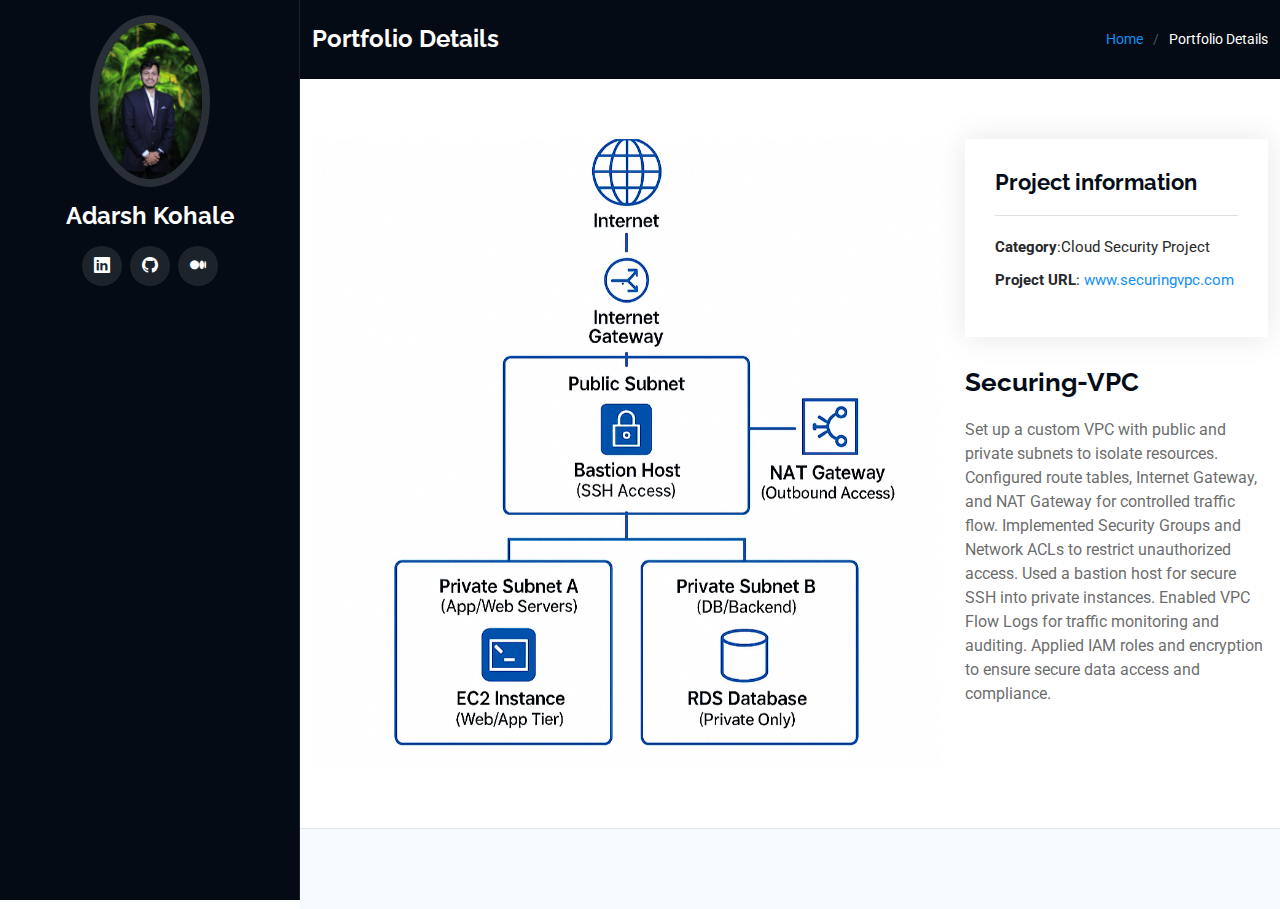
<file: portfolio3-details.html>
<!DOCTYPE html>
<html lang="en">

<head>
  <meta charset="utf-8">
  <meta content="width=device-width, initial-scale=1.0" name="viewport">
  <title>Portfolio Details - iPortfolio Bootstrap Template</title>
  <meta content="" name="description">
  <meta content="" name="keywords">

  <!-- Favicons -->
  <link href="assets/img/favicon.png" rel="icon">
  <link href="assets/img/apple-touch-icon.png" rel="apple-touch-icon">

  <!-- Fonts -->
  <link href="https://fonts.googleapis.com" rel="preconnect">
  <link href="https://fonts.gstatic.com" rel="preconnect" crossorigin>
  <link href="https://fonts.googleapis.com/css2?family=Roboto:ital,wght@0,100;0,300;0,400;0,500;0,700;0,900;1,100;1,300;1,400;1,500;1,700;1,900&family=Poppins:ital,wght@0,100;0,200;0,300;0,400;0,500;0,600;0,700;0,800;0,900;1,100;1,200;1,300;1,400;1,500;1,600;1,700;1,800;1,900&family=Raleway:ital,wght@0,100;0,200;0,300;0,400;0,500;0,600;0,700;0,800;0,900;1,100;1,200;1,300;1,400;1,500;1,600;1,700;1,800;1,900&display=swap" rel="stylesheet">

  <!-- Vendor CSS Files -->
  <link href="assets/vendor/bootstrap/css/bootstrap.min.css" rel="stylesheet">
  <link href="assets/vendor/bootstrap-icons/bootstrap-icons.css" rel="stylesheet">
  <link href="assets/vendor/aos/aos.css" rel="stylesheet">
  <link href="assets/vendor/glightbox/css/glightbox.min.css" rel="stylesheet">
  <link href="assets/vendor/swiper/swiper-bundle.min.css" rel="stylesheet">

  <!-- Main CSS File -->
  <link href="assets/css/main.css" rel="stylesheet">

  <!-- =======================================================
  * Template Name: iPortfolio
  * Template URL: https://bootstrapmade.com/iportfolio-bootstrap-portfolio-websites-template/
  * Updated: Jun 29 2024 with Bootstrap v5.3.3
  * Author: BootstrapMade.com
  * License: https://bootstrapmade.com/license/
  ======================================================== -->
</head>

<body class="portfolio-details-page">

  <header id="header" class="header dark-background d-flex flex-column">
    <i class="header-toggle d-xl-none bi bi-list"></i>

    <div class="profile-img">
      <img src="assets/img/prof1.jpeg" alt="" class="img-fluid rounded-circle">
    </div>

    <a href="index.html" class="logo d-flex align-items-center justify-content-center">
      <!-- Uncomment the line below if you also wish to use an image logo -->
      <!-- <img src="assets/img/logo.png" alt=""> -->
      <h1 class="sitename">Adarsh Kohale</h1>
    </a>

    <div class="social-links text-center">
      <a href="https://www.linkedin.com/in/adarsh-kohale-759b15190/" class="linkedin"><i class="bi bi-linkedin"></i></a>
      <a href="https://github.com/iamadarshkohale" class="github"><i class="bi bi-github"></i></a>
      <a href="https://medium.com/@adarshkohale23" class="medium"><i class="bi bi-medium"></i></a>
    </div>

    <nav id="navmenu" class="navmenu">
     
    </nav>

  </header>

  <main class="main">

    <!-- Page Title -->
    <div class="page-title dark-background">
      <div class="container d-lg-flex justify-content-between align-items-center">
        <h1 class="mb-2 mb-lg-0">Portfolio Details</h1>
        <nav class="breadcrumbs">
          <ol>
            <li><a href="index.html">Home</a></li>
            <li class="current">Portfolio Details</li>
          </ol>
        </nav>
      </div>
    </div><!-- End Page Title -->

    <!-- Portfolio Details Section -->
    <section id="portfolio-details" class="portfolio-details section">

      <div class="container" data-aos="fade-up" data-aos-delay="100">

        <div class="row gy-4">

          <div class="col-lg-8">
            <div class="portfolio-details-slider swiper init-swiper">

              <script type="application/json" class="swiper-config">
                {
                  "loop": true,
                  "speed": 600,
                  "autoplay": {
                    "delay": 5000
                  },
                  "slidesPerView": "auto",
                  "pagination": {
                    "el": ".swiper-pagination",
                    "type": "bullets",
                    "clickable": true
                  }
                }
              </script>

              <div class="swiper-wrapper align-items-center">

                <div class="swiper-slide">
                  <img src="assets/img/ChatGPT Image Aug 2, 2025, 04_31_41 PM.png" alt="">
                </div>

                

              </div>
              <div class="swiper-pagination"></div>
            </div>
          </div>

          <div class="col-lg-4">
            <div class="portfolio-info" data-aos="fade-up" data-aos-delay="200">
              <h3>Project information</h3>
              <ul>
                <li><strong>Category</strong>:Cloud Security Project</li>
                
                
                <li><strong>Project URL</strong>: <a href="https://github.com/iamadarshkohale/Securing-VPC.git">www.securingvpc.com</a></li>
              </ul>
            </div>
            <div class="portfolio-description" data-aos="fade-up" data-aos-delay="300">
              <h2>Securing-VPC</h2>
              <p>
                Set up a custom VPC with public and private subnets to isolate resources.
Configured route tables, Internet Gateway, and NAT Gateway for controlled traffic flow.
Implemented Security Groups and Network ACLs to restrict unauthorized access.
Used a bastion host for secure SSH into private instances.
Enabled VPC Flow Logs for traffic monitoring and auditing.
Applied IAM roles and encryption to ensure secure data access and compliance.


              </p>
            </div>
          </div>

        </div>

      </div>

    </section><!-- /Portfolio Details Section -->

  </main>

  <footer id="footer" class="footer position-relative light-background">

    

  </footer>

  <!-- Scroll Top -->
  <a href="#" id="scroll-top" class="scroll-top d-flex align-items-center justify-content-center"><i class="bi bi-arrow-up-short"></i></a>

  <!-- Preloader -->
  <div id="preloader"></div>

  <!-- Vendor JS Files -->
  <script src="assets/vendor/bootstrap/js/bootstrap.bundle.min.js"></script>
  <script src="assets/vendor/php-email-form/validate.js"></script>
  <script src="assets/vendor/aos/aos.js"></script>
  <script src="assets/vendor/typed.js/typed.umd.js"></script>
  <script src="assets/vendor/purecounter/purecounter_vanilla.js"></script>
  <script src="assets/vendor/waypoints/noframework.waypoints.js"></script>
  <script src="assets/vendor/glightbox/js/glightbox.min.js"></script>
  <script src="assets/vendor/imagesloaded/imagesloaded.pkgd.min.js"></script>
  <script src="assets/vendor/isotope-layout/isotope.pkgd.min.js"></script>
  <script src="assets/vendor/swiper/swiper-bundle.min.js"></script>

  <!-- Main JS File -->
  <script src="assets/js/main.js"></script>

</body>

</html>
</file>
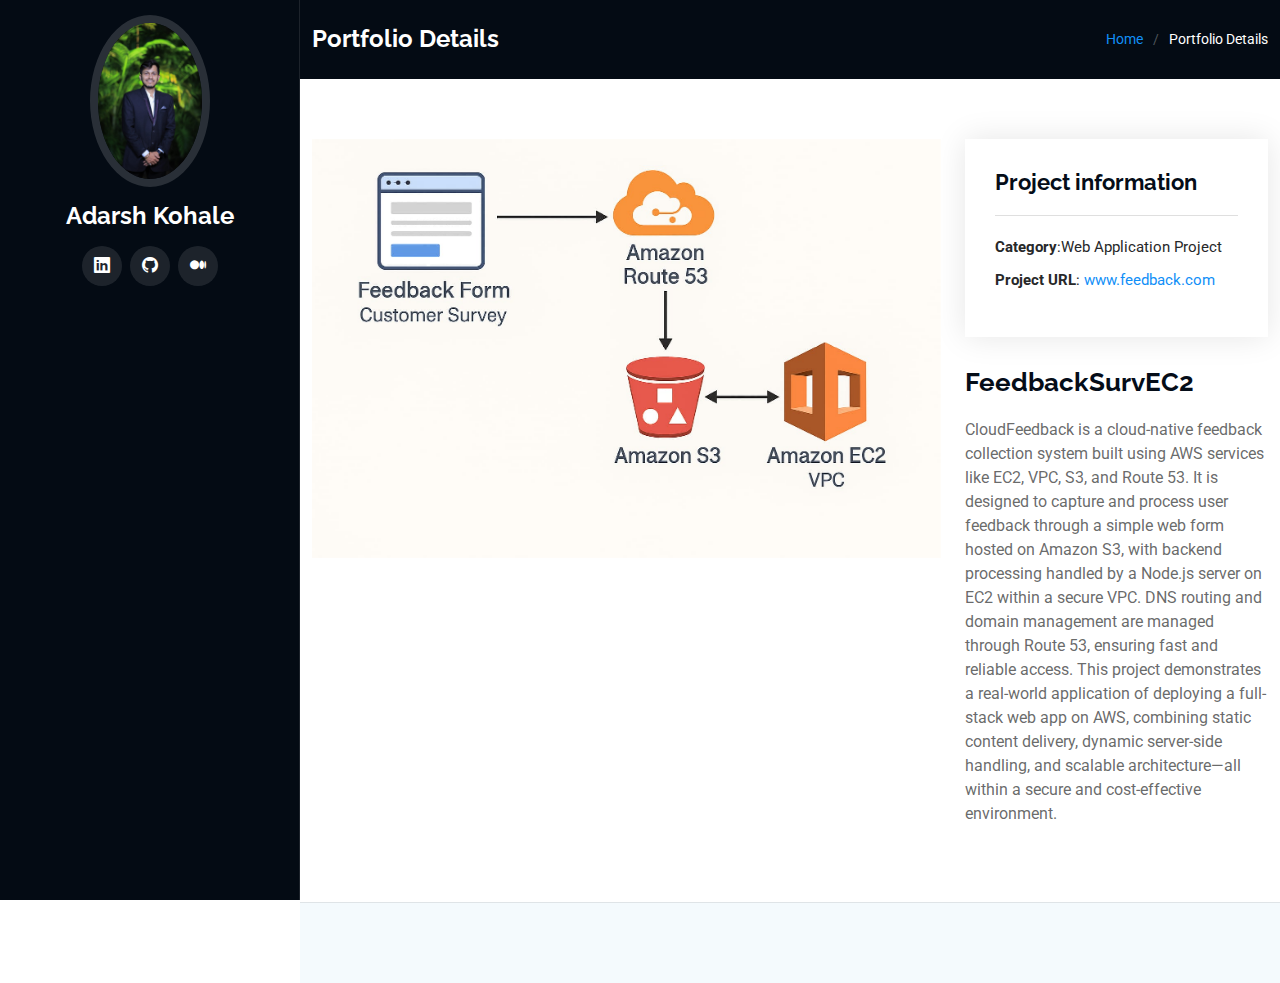
<file: portfolio4-details.html>
<!DOCTYPE html>
<html lang="en">

<head>
  <meta charset="utf-8">
  <meta content="width=device-width, initial-scale=1.0" name="viewport">
  <title>Portfolio Details - iPortfolio Bootstrap Template</title>
  <meta content="" name="description">
  <meta content="" name="keywords">

  <!-- Favicons -->
  <link href="assets/img/favicon.png" rel="icon">
  <link href="assets/img/apple-touch-icon.png" rel="apple-touch-icon">

  <!-- Fonts -->
  <link href="https://fonts.googleapis.com" rel="preconnect">
  <link href="https://fonts.gstatic.com" rel="preconnect" crossorigin>
  <link href="https://fonts.googleapis.com/css2?family=Roboto:ital,wght@0,100;0,300;0,400;0,500;0,700;0,900;1,100;1,300;1,400;1,500;1,700;1,900&family=Poppins:ital,wght@0,100;0,200;0,300;0,400;0,500;0,600;0,700;0,800;0,900;1,100;1,200;1,300;1,400;1,500;1,600;1,700;1,800;1,900&family=Raleway:ital,wght@0,100;0,200;0,300;0,400;0,500;0,600;0,700;0,800;0,900;1,100;1,200;1,300;1,400;1,500;1,600;1,700;1,800;1,900&display=swap" rel="stylesheet">

  <!-- Vendor CSS Files -->
  <link href="assets/vendor/bootstrap/css/bootstrap.min.css" rel="stylesheet">
  <link href="assets/vendor/bootstrap-icons/bootstrap-icons.css" rel="stylesheet">
  <link href="assets/vendor/aos/aos.css" rel="stylesheet">
  <link href="assets/vendor/glightbox/css/glightbox.min.css" rel="stylesheet">
  <link href="assets/vendor/swiper/swiper-bundle.min.css" rel="stylesheet">

  <!-- Main CSS File -->
  <link href="assets/css/main.css" rel="stylesheet">

  <!-- =======================================================
  * Template Name: iPortfolio
  * Template URL: https://bootstrapmade.com/iportfolio-bootstrap-portfolio-websites-template/
  * Updated: Jun 29 2024 with Bootstrap v5.3.3
  * Author: BootstrapMade.com
  * License: https://bootstrapmade.com/license/
  ======================================================== -->
</head>

<body class="portfolio-details-page">

  <header id="header" class="header dark-background d-flex flex-column">
    <i class="header-toggle d-xl-none bi bi-list"></i>

    <div class="profile-img">
      <img src="assets/img/prof1.jpeg" alt="" class="img-fluid rounded-circle">
    </div>

    <a href="index.html" class="logo d-flex align-items-center justify-content-center">
      <!-- Uncomment the line below if you also wish to use an image logo -->
      <!-- <img src="assets/img/logo.png" alt=""> -->
      <h1 class="sitename">Adarsh Kohale</h1>
    </a>

    <div class="social-links text-center">
      <a href="https://www.linkedin.com/in/adarsh-kohale-759b15190/" class="linkedin"><i class="bi bi-linkedin"></i></a>
      <a href="https://github.com/iamadarshkohale" class="github"><i class="bi bi-github"></i></a>
      <a href="https://medium.com/@adarshkohale23" class="medium"><i class="bi bi-medium"></i></a>
    </div>

    <nav id="navmenu" class="navmenu">
      
    </nav>

  </header>

  <main class="main">

    <!-- Page Title -->
    <div class="page-title dark-background">
      <div class="container d-lg-flex justify-content-between align-items-center">
        <h1 class="mb-2 mb-lg-0">Portfolio Details</h1>
        <nav class="breadcrumbs">
          <ol>
            <li><a href="index.html">Home</a></li>
            <li class="current">Portfolio Details</li>
          </ol>
        </nav>
      </div>
    </div><!-- End Page Title -->

    <!-- Portfolio Details Section -->
    <section id="portfolio-details" class="portfolio-details section">

      <div class="container" data-aos="fade-up" data-aos-delay="100">

        <div class="row gy-4">

          <div class="col-lg-8">
            <div class="portfolio-details-slider swiper init-swiper">

              <script type="application/json" class="swiper-config">
                {
                  "loop": true,
                  "speed": 600,
                  "autoplay": {
                    "delay": 5000
                  },
                  "slidesPerView": "auto",
                  "pagination": {
                    "el": ".swiper-pagination",
                    "type": "bullets",
                    "clickable": true
                  }
                }
              </script>

              <div class="swiper-wrapper align-items-center">

                <div class="swiper-slide">
                  <img src="assets/img/WhatsApp Image 2025-07-16 at 9.12.21 PM.jpeg" alt="">
                </div>

                

              </div>
              <div class="swiper-pagination"></div>
            </div>
          </div>

          <div class="col-lg-4">
            <div class="portfolio-info" data-aos="fade-up" data-aos-delay="200">
              <h3>Project information</h3>
              <ul>
                <li><strong>Category</strong>:Web Application Project</li>
                
                
                <li><strong>Project URL</strong>: <a href="https://github.com/iamadarshkohale/FeedbackSurvEC2.git">www.feedback.com</a></li>
              </ul>
            </div>
            <div class="portfolio-description" data-aos="fade-up" data-aos-delay="300">
              <h2>FeedbackSurvEC2</h2>
              <p>
CloudFeedback is a cloud-native feedback collection system built using AWS services like EC2, VPC, S3, and Route 53. It is designed to capture and process user feedback through a simple web form hosted on Amazon S3, with backend processing handled by a Node.js server on EC2 within a secure VPC. DNS routing and domain management are managed through Route 53, ensuring fast and reliable access.

This project demonstrates a real-world application of deploying a full-stack web app on AWS, combining static content delivery, dynamic server-side handling, and scalable architecture—all within a secure and cost-effective environment.
              </p>
            </div>
          </div>

        </div>

      </div>

    </section><!-- /Portfolio Details Section -->

  </main>

  <footer id="footer" class="footer position-relative light-background">

    
  </footer>

  <!-- Scroll Top -->
  <a href="#" id="scroll-top" class="scroll-top d-flex align-items-center justify-content-center"><i class="bi bi-arrow-up-short"></i></a>

  <!-- Preloader -->
  <div id="preloader"></div>

  <!-- Vendor JS Files -->
  <script src="assets/vendor/bootstrap/js/bootstrap.bundle.min.js"></script>
  <script src="assets/vendor/php-email-form/validate.js"></script>
  <script src="assets/vendor/aos/aos.js"></script>
  <script src="assets/vendor/typed.js/typed.umd.js"></script>
  <script src="assets/vendor/purecounter/purecounter_vanilla.js"></script>
  <script src="assets/vendor/waypoints/noframework.waypoints.js"></script>
  <script src="assets/vendor/glightbox/js/glightbox.min.js"></script>
  <script src="assets/vendor/imagesloaded/imagesloaded.pkgd.min.js"></script>
  <script src="assets/vendor/isotope-layout/isotope.pkgd.min.js"></script>
  <script src="assets/vendor/swiper/swiper-bundle.min.js"></script>

  <!-- Main JS File -->
  <script src="assets/js/main.js"></script>

</body>

</html>
</file>
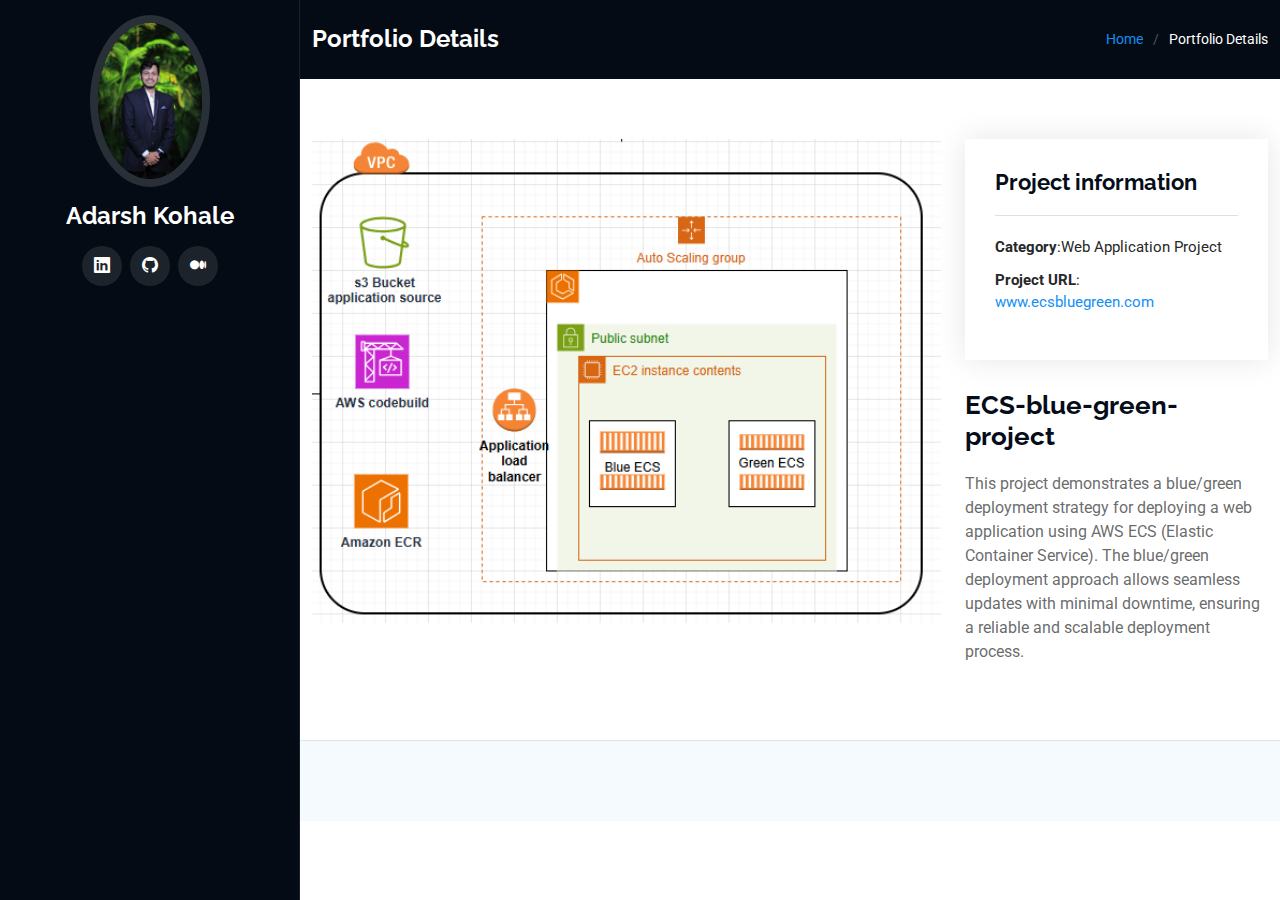
<file: portfolio5-details.html>
<!DOCTYPE html>
<html lang="en">

<head>
  <meta charset="utf-8">
  <meta content="width=device-width, initial-scale=1.0" name="viewport">
  <title>Portfolio Details - iPortfolio Bootstrap Template</title>
  <meta content="" name="description">
  <meta content="" name="keywords">

  <!-- Favicons -->
  <link href="assets/img/favicon.png" rel="icon">
  <link href="assets/img/apple-touch-icon.png" rel="apple-touch-icon">

  <!-- Fonts -->
  <link href="https://fonts.googleapis.com" rel="preconnect">
  <link href="https://fonts.gstatic.com" rel="preconnect" crossorigin>
  <link href="https://fonts.googleapis.com/css2?family=Roboto:ital,wght@0,100;0,300;0,400;0,500;0,700;0,900;1,100;1,300;1,400;1,500;1,700;1,900&family=Poppins:ital,wght@0,100;0,200;0,300;0,400;0,500;0,600;0,700;0,800;0,900;1,100;1,200;1,300;1,400;1,500;1,600;1,700;1,800;1,900&family=Raleway:ital,wght@0,100;0,200;0,300;0,400;0,500;0,600;0,700;0,800;0,900;1,100;1,200;1,300;1,400;1,500;1,600;1,700;1,800;1,900&display=swap" rel="stylesheet">

  <!-- Vendor CSS Files -->
  <link href="assets/vendor/bootstrap/css/bootstrap.min.css" rel="stylesheet">
  <link href="assets/vendor/bootstrap-icons/bootstrap-icons.css" rel="stylesheet">
  <link href="assets/vendor/aos/aos.css" rel="stylesheet">
  <link href="assets/vendor/glightbox/css/glightbox.min.css" rel="stylesheet">
  <link href="assets/vendor/swiper/swiper-bundle.min.css" rel="stylesheet">

  <!-- Main CSS File -->
  <link href="assets/css/main.css" rel="stylesheet">

  <!-- =======================================================
  * Template Name: iPortfolio
  * Template URL: https://bootstrapmade.com/iportfolio-bootstrap-portfolio-websites-template/
  * Updated: Jun 29 2024 with Bootstrap v5.3.3
  * Author: BootstrapMade.com
  * License: https://bootstrapmade.com/license/
  ======================================================== -->
</head>

<body class="portfolio-details-page">

  <header id="header" class="header dark-background d-flex flex-column">
    <i class="header-toggle d-xl-none bi bi-list"></i>

    <div class="profile-img">
      <img src="assets/img/prof1.jpeg" alt="" class="img-fluid rounded-circle">
    </div>

    <a href="index.html" class="logo d-flex align-items-center justify-content-center">
      <!-- Uncomment the line below if you also wish to use an image logo -->
      <!-- <img src="assets/img/logo.png" alt=""> -->
      <h1 class="sitename">Adarsh Kohale</h1>
    </a>

      <div class="social-links text-center">
      <a href="https://www.linkedin.com/in/adarsh-kohale-759b15190/" class="linkedin"><i class="bi bi-linkedin"></i></a>
      <a href="https://github.com/iamadarshkohale" class="github"><i class="bi bi-github"></i></a>
      <a href="https://medium.com/@adarshkohale23" class="medium"><i class="bi bi-medium"></i></a>
    </div>

    <nav id="navmenu" class="navmenu">
      
    </nav>

  </header>

  <main class="main">

    <!-- Page Title -->
    <div class="page-title dark-background">
      <div class="container d-lg-flex justify-content-between align-items-center">
        <h1 class="mb-2 mb-lg-0">Portfolio Details</h1>
        <nav class="breadcrumbs">
          <ol>
            <li><a href="index.html">Home</a></li>
            <li class="current">Portfolio Details</li>
          </ol>
        </nav>
      </div>
    </div><!-- End Page Title -->

    <!-- Portfolio Details Section -->
    <section id="portfolio-details" class="portfolio-details section">

      <div class="container" data-aos="fade-up" data-aos-delay="100">

        <div class="row gy-4">

          <div class="col-lg-8">
            <div class="portfolio-details-slider swiper init-swiper">

              <script type="application/json" class="swiper-config">
                {
                  "loop": true,
                  "speed": 600,
                  "autoplay": {
                    "delay": 5000
                  },
                  "slidesPerView": "auto",
                  "pagination": {
                    "el": ".swiper-pagination",
                    "type": "bullets",
                    "clickable": true
                  }
                }
              </script>

              <div class="swiper-wrapper align-items-center">

                <div class="swiper-slide">
                  <img src="assets/img/ECS bule-green.png" alt="">
                </div>

                

              </div>
              <div class="swiper-pagination"></div>
            </div>
          </div>

          <div class="col-lg-4">
            <div class="portfolio-info" data-aos="fade-up" data-aos-delay="200">
              <h3>Project information</h3>
              <ul>
                <li><strong>Category</strong>:Web Application Project</li>
                
                
                <li><strong>Project URL</strong>: <a href="https://github.com/iamadarshkohale/ECS-blue-green-deployment.git">www.ecsbluegreen.com</a></li>
              </ul>
            </div>
            <div class="portfolio-description" data-aos="fade-up" data-aos-delay="300">
              <h2>ECS-blue-green-project</h2>
              <p>
This project demonstrates a blue/green deployment strategy for deploying a web application using AWS ECS (Elastic Container Service). The blue/green deployment approach allows seamless updates with minimal downtime, ensuring a reliable and scalable deployment process.
              </p>
            </div>
          </div>

        </div>

      </div>

    </section><!-- /Portfolio Details Section -->

  </main>

  <footer id="footer" class="footer position-relative light-background">

    

  </footer>

  <!-- Scroll Top -->
  <a href="#" id="scroll-top" class="scroll-top d-flex align-items-center justify-content-center"><i class="bi bi-arrow-up-short"></i></a>

  <!-- Preloader -->
  <div id="preloader"></div>

  <!-- Vendor JS Files -->
  <script src="assets/vendor/bootstrap/js/bootstrap.bundle.min.js"></script>
  <script src="assets/vendor/php-email-form/validate.js"></script>
  <script src="assets/vendor/aos/aos.js"></script>
  <script src="assets/vendor/typed.js/typed.umd.js"></script>
  <script src="assets/vendor/purecounter/purecounter_vanilla.js"></script>
  <script src="assets/vendor/waypoints/noframework.waypoints.js"></script>
  <script src="assets/vendor/glightbox/js/glightbox.min.js"></script>
  <script src="assets/vendor/imagesloaded/imagesloaded.pkgd.min.js"></script>
  <script src="assets/vendor/isotope-layout/isotope.pkgd.min.js"></script>
  <script src="assets/vendor/swiper/swiper-bundle.min.js"></script>

  <!-- Main JS File -->
  <script src="assets/js/main.js"></script>

</body>

</html>
</file>
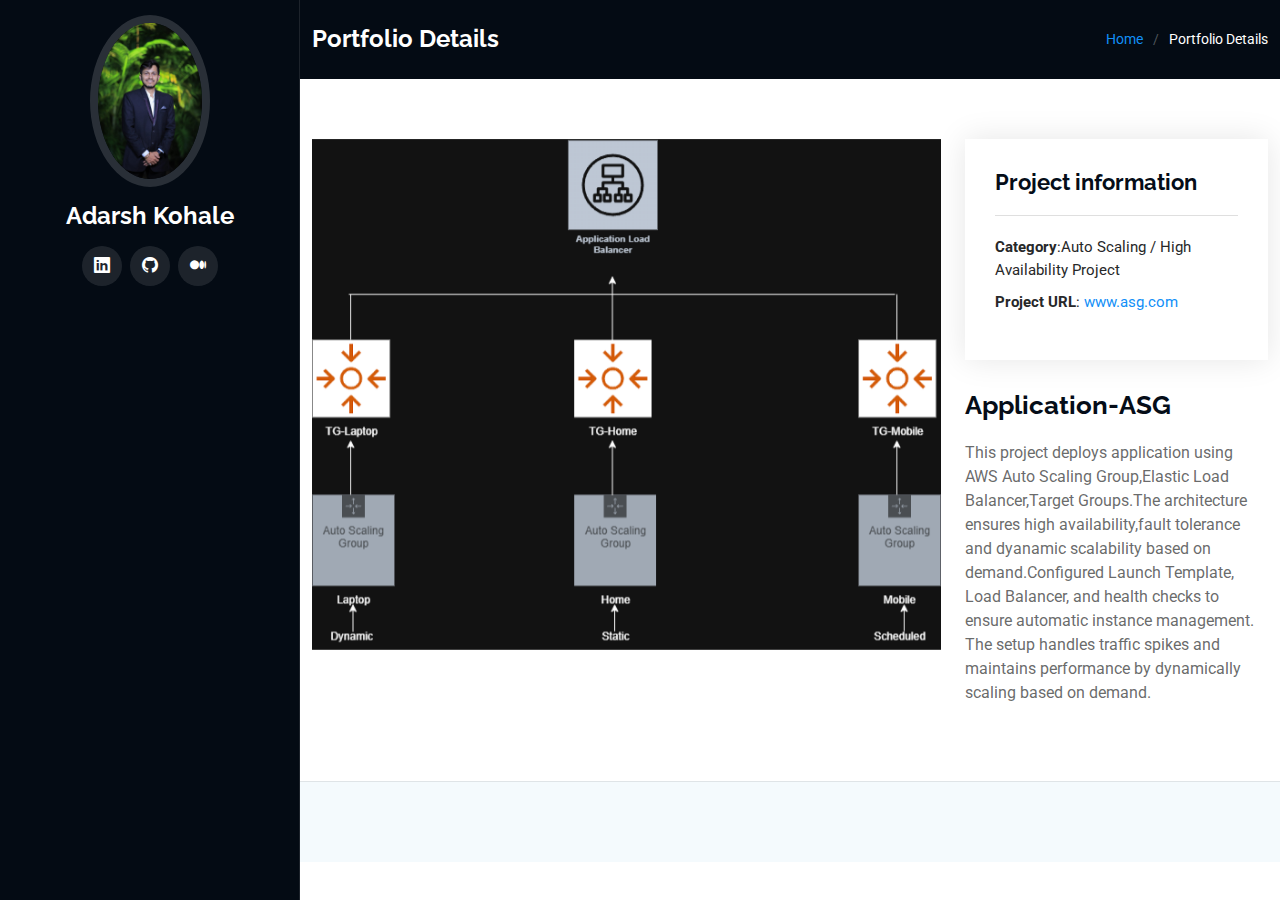
<file: portfolio6-details.html>
<!DOCTYPE html>
<html lang="en">

<head>
  <meta charset="utf-8">
  <meta content="width=device-width, initial-scale=1.0" name="viewport">
  <title>Portfolio Details - iPortfolio Bootstrap Template</title>
  <meta content="" name="description">
  <meta content="" name="keywords">

  <!-- Favicons -->
  <link href="assets/img/favicon.png" rel="icon">
  <link href="assets/img/apple-touch-icon.png" rel="apple-touch-icon">

  <!-- Fonts -->
  <link href="https://fonts.googleapis.com" rel="preconnect">
  <link href="https://fonts.gstatic.com" rel="preconnect" crossorigin>
  <link href="https://fonts.googleapis.com/css2?family=Roboto:ital,wght@0,100;0,300;0,400;0,500;0,700;0,900;1,100;1,300;1,400;1,500;1,700;1,900&family=Poppins:ital,wght@0,100;0,200;0,300;0,400;0,500;0,600;0,700;0,800;0,900;1,100;1,200;1,300;1,400;1,500;1,600;1,700;1,800;1,900&family=Raleway:ital,wght@0,100;0,200;0,300;0,400;0,500;0,600;0,700;0,800;0,900;1,100;1,200;1,300;1,400;1,500;1,600;1,700;1,800;1,900&display=swap" rel="stylesheet">

  <!-- Vendor CSS Files -->
  <link href="assets/vendor/bootstrap/css/bootstrap.min.css" rel="stylesheet">
  <link href="assets/vendor/bootstrap-icons/bootstrap-icons.css" rel="stylesheet">
  <link href="assets/vendor/aos/aos.css" rel="stylesheet">
  <link href="assets/vendor/glightbox/css/glightbox.min.css" rel="stylesheet">
  <link href="assets/vendor/swiper/swiper-bundle.min.css" rel="stylesheet">

  <!-- Main CSS File -->
  <link href="assets/css/main.css" rel="stylesheet">

  <!-- =======================================================
  * Template Name: iPortfolio
  * Template URL: https://bootstrapmade.com/iportfolio-bootstrap-portfolio-websites-template/
  * Updated: Jun 29 2024 with Bootstrap v5.3.3
  * Author: BootstrapMade.com
  * License: https://bootstrapmade.com/license/
  ======================================================== -->
</head>

<body class="portfolio-details-page">

  <header id="header" class="header dark-background d-flex flex-column">
    <i class="header-toggle d-xl-none bi bi-list"></i>

    <div class="profile-img">
      <img src="assets/img/prof1.jpeg" alt="" class="img-fluid rounded-circle">
    </div>

    <a href="index.html" class="logo d-flex align-items-center justify-content-center">
      <!-- Uncomment the line below if you also wish to use an image logo -->
      <!-- <img src="assets/img/logo.png" alt=""> -->
      <h1 class="sitename">Adarsh Kohale</h1>
    </a>

    <div class="social-links text-center">
      <a href="https://www.linkedin.com/in/adarsh-kohale-759b15190/" class="linkedin"><i class="bi bi-linkedin"></i></a>
      <a href="https://github.com/iamadarshkohale" class="github"><i class="bi bi-github"></i></a>
      <a href="https://medium.com/@adarshkohale23" class="medium"><i class="bi bi-medium"></i></a>
    </div>

    <nav id="navmenu" class="navmenu">
      
    </nav>

  </header>

  <main class="main">

    <!-- Page Title -->
    <div class="page-title dark-background">
      <div class="container d-lg-flex justify-content-between align-items-center">
        <h1 class="mb-2 mb-lg-0">Portfolio Details</h1>
        <nav class="breadcrumbs">
          <ol>
            <li><a href="index.html">Home</a></li>
            <li class="current">Portfolio Details</li>
          </ol>
        </nav>
      </div>
    </div><!-- End Page Title -->

    <!-- Portfolio Details Section -->
    <section id="portfolio-details" class="portfolio-details section">

      <div class="container" data-aos="fade-up" data-aos-delay="100">

        <div class="row gy-4">

          <div class="col-lg-8">
            <div class="portfolio-details-slider swiper init-swiper">

              <script type="application/json" class="swiper-config">
                {
                  "loop": true,
                  "speed": 600,
                  "autoplay": {
                    "delay": 5000
                  },
                  "slidesPerView": "auto",
                  "pagination": {
                    "el": ".swiper-pagination",
                    "type": "bullets",
                    "clickable": true
                  }
                }
              </script>

              <div class="swiper-wrapper align-items-center">

                <div class="swiper-slide">
                  <img src="assets/img/Auto scalling group.drawio.png" alt="">
                </div>

                

              </div>
              <div class="swiper-pagination"></div>
            </div>
          </div>

          <div class="col-lg-4">
            <div class="portfolio-info" data-aos="fade-up" data-aos-delay="200">
              <h3>Project information</h3>
              <ul>
                <li><strong>Category</strong>:Auto Scaling / High Availability Project</li>
                
                
                <li><strong>Project URL</strong>: <a href="https://github.com/iamadarshkohale/Application_ASG.git">www.asg.com</a></li>
              </ul>
            </div>
            <div class="portfolio-description" data-aos="fade-up" data-aos-delay="300">
              <h2>Application-ASG</h2>
              <p>

 This project deploys application using AWS Auto Scaling Group,Elastic Load Balancer,Target Groups.The architecture ensures high availability,fault tolerance and dyanamic scalability based on demand.Configured Launch Template, Load Balancer, and health checks to ensure automatic instance management.
The setup handles traffic spikes and maintains performance by dynamically scaling based on demand.
              </p>
            </div>
          </div>

        </div>

      </div>

    </section><!-- /Portfolio Details Section -->

  </main>

  <footer id="footer" class="footer position-relative light-background">

   

  </footer>

  <!-- Scroll Top -->
  <a href="#" id="scroll-top" class="scroll-top d-flex align-items-center justify-content-center"><i class="bi bi-arrow-up-short"></i></a>

  <!-- Preloader -->
  <div id="preloader"></div>

  <!-- Vendor JS Files -->
  <script src="assets/vendor/bootstrap/js/bootstrap.bundle.min.js"></script>
  <script src="assets/vendor/php-email-form/validate.js"></script>
  <script src="assets/vendor/aos/aos.js"></script>
  <script src="assets/vendor/typed.js/typed.umd.js"></script>
  <script src="assets/vendor/purecounter/purecounter_vanilla.js"></script>
  <script src="assets/vendor/waypoints/noframework.waypoints.js"></script>
  <script src="assets/vendor/glightbox/js/glightbox.min.js"></script>
  <script src="assets/vendor/imagesloaded/imagesloaded.pkgd.min.js"></script>
  <script src="assets/vendor/isotope-layout/isotope.pkgd.min.js"></script>
  <script src="assets/vendor/swiper/swiper-bundle.min.js"></script>

  <!-- Main JS File -->
  <script src="assets/js/main.js"></script>

</body>

</html>
</file>
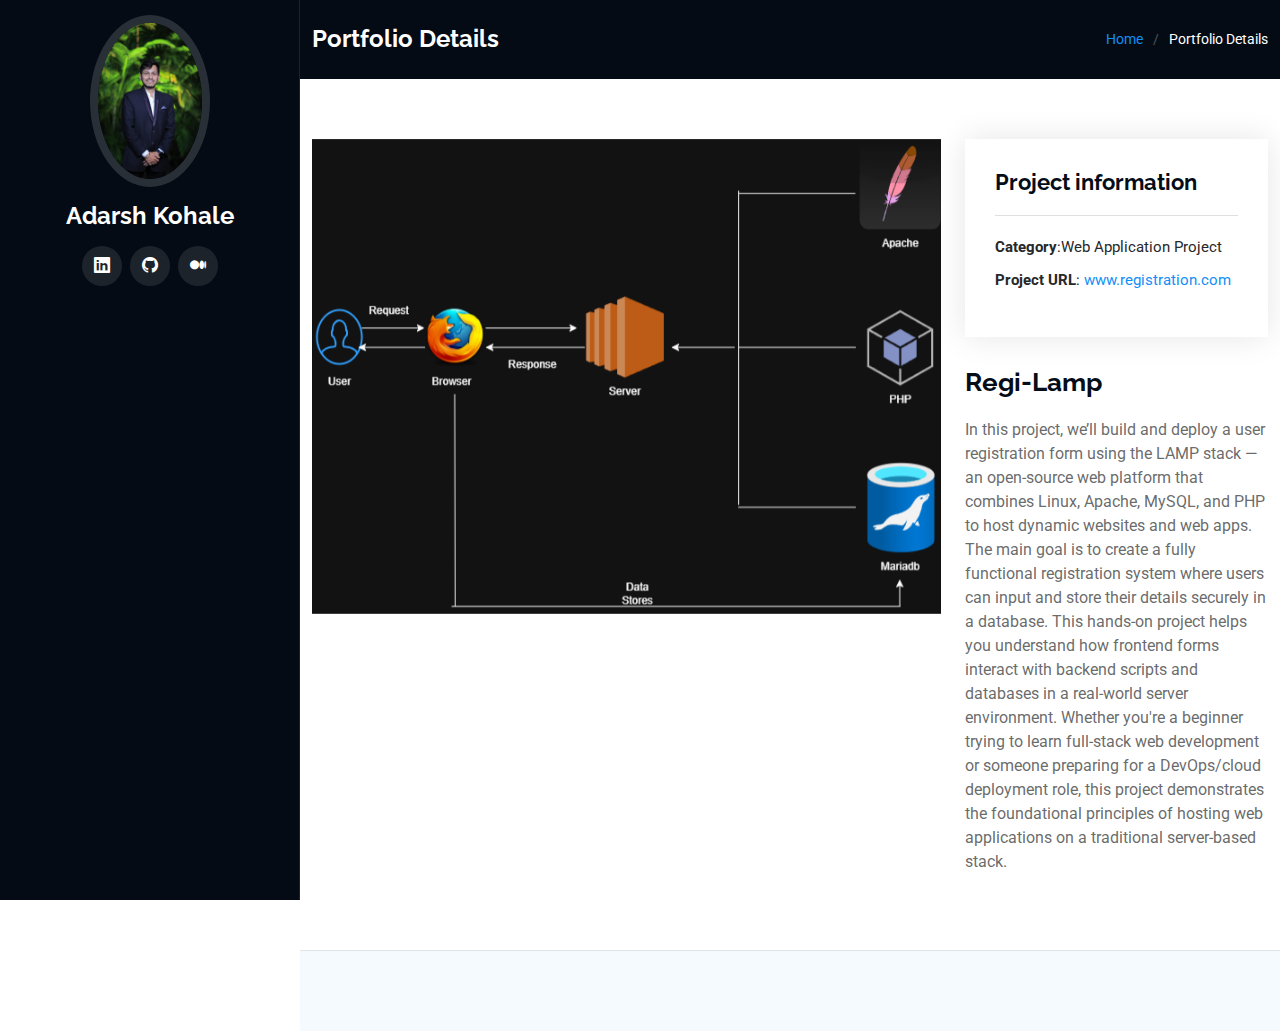
<file: portfolio7-details.html>
<!DOCTYPE html>
<html lang="en">

<head>
  <meta charset="utf-8">
  <meta content="width=device-width, initial-scale=1.0" name="viewport">
  <title>Portfolio Details - iPortfolio Bootstrap Template</title>
  <meta content="" name="description">
  <meta content="" name="keywords">

  <!-- Favicons -->
  <link href="assets/img/favicon.png" rel="icon">
  <link href="assets/img/apple-touch-icon.png" rel="apple-touch-icon">

  <!-- Fonts -->
  <link href="https://fonts.googleapis.com" rel="preconnect">
  <link href="https://fonts.gstatic.com" rel="preconnect" crossorigin>
  <link href="https://fonts.googleapis.com/css2?family=Roboto:ital,wght@0,100;0,300;0,400;0,500;0,700;0,900;1,100;1,300;1,400;1,500;1,700;1,900&family=Poppins:ital,wght@0,100;0,200;0,300;0,400;0,500;0,600;0,700;0,800;0,900;1,100;1,200;1,300;1,400;1,500;1,600;1,700;1,800;1,900&family=Raleway:ital,wght@0,100;0,200;0,300;0,400;0,500;0,600;0,700;0,800;0,900;1,100;1,200;1,300;1,400;1,500;1,600;1,700;1,800;1,900&display=swap" rel="stylesheet">

  <!-- Vendor CSS Files -->
  <link href="assets/vendor/bootstrap/css/bootstrap.min.css" rel="stylesheet">
  <link href="assets/vendor/bootstrap-icons/bootstrap-icons.css" rel="stylesheet">
  <link href="assets/vendor/aos/aos.css" rel="stylesheet">
  <link href="assets/vendor/glightbox/css/glightbox.min.css" rel="stylesheet">
  <link href="assets/vendor/swiper/swiper-bundle.min.css" rel="stylesheet">

  <!-- Main CSS File -->
  <link href="assets/css/main.css" rel="stylesheet">

  <!-- =======================================================
  * Template Name: iPortfolio
  * Template URL: https://bootstrapmade.com/iportfolio-bootstrap-portfolio-websites-template/
  * Updated: Jun 29 2024 with Bootstrap v5.3.3
  * Author: BootstrapMade.com
  * License: https://bootstrapmade.com/license/
  ======================================================== -->
</head>

<body class="portfolio-details-page">

  <header id="header" class="header dark-background d-flex flex-column">
    <i class="header-toggle d-xl-none bi bi-list"></i>

    <div class="profile-img">
      <img src="assets/img/prof1.jpeg" alt="" class="img-fluid rounded-circle">
    </div>

    <a href="index.html" class="logo d-flex align-items-center justify-content-center">
      <!-- Uncomment the line below if you also wish to use an image logo -->
      <!-- <img src="assets/img/logo.png" alt=""> -->
      <h1 class="sitename">Adarsh Kohale</h1>
    </a>

    <div class="social-links text-center">
      <a href="https://www.linkedin.com/in/adarsh-kohale-759b15190/" class="linkedin"><i class="bi bi-linkedin"></i></a>
      <a href="https://github.com/iamadarshkohale" class="github"><i class="bi bi-github"></i></a>
      <a href="https://medium.com/@adarshkohale23" class="medium"><i class="bi bi-medium"></i></a>
    </div>

    <nav id="navmenu" class="navmenu">
      
    </nav>

  </header>

  <main class="main">

    <!-- Page Title -->
    <div class="page-title dark-background">
      <div class="container d-lg-flex justify-content-between align-items-center">
        <h1 class="mb-2 mb-lg-0">Portfolio Details</h1>
        <nav class="breadcrumbs">
          <ol>
            <li><a href="index.html">Home</a></li>
            <li class="current">Portfolio Details</li>
          </ol>
        </nav>
      </div>
    </div><!-- End Page Title -->

    <!-- Portfolio Details Section -->
    <section id="portfolio-details" class="portfolio-details section">

      <div class="container" data-aos="fade-up" data-aos-delay="100">

        <div class="row gy-4">

          <div class="col-lg-8">
            <div class="portfolio-details-slider swiper init-swiper">

              <script type="application/json" class="swiper-config">
                {
                  "loop": true,
                  "speed": 600,
                  "autoplay": {
                    "delay": 5000
                  },
                  "slidesPerView": "auto",
                  "pagination": {
                    "el": ".swiper-pagination",
                    "type": "bullets",
                    "clickable": true
                  }
                }
              </script>

              <div class="swiper-wrapper align-items-center">

                <div class="swiper-slide">
                  <img src="assets/img/LAMP.drawio.png" alt="">
                </div>

               

              </div>
              <div class="swiper-pagination"></div>
            </div>
          </div>

          <div class="col-lg-4">
            <div class="portfolio-info" data-aos="fade-up" data-aos-delay="200">
              <h3>Project information</h3>
              <ul>
                <li><strong>Category</strong>:Web Application Project</li>
                
                
                <li><strong>Project URL</strong>: <a href="https://github.com/iamadarshkohale/RegiLamp.git">www.registration.com</a></li>
              </ul>
            </div>
            <div class="portfolio-description" data-aos="fade-up" data-aos-delay="300">
              <h2>Regi-Lamp</h2>
              <p>
In this project, we’ll build and deploy a user registration form using the LAMP stack — an open-source web platform that combines Linux, Apache, MySQL, and PHP to host dynamic websites and web apps.

The main goal is to create a fully functional registration system where users can input and store their details securely in a database. This hands-on project helps you understand how frontend forms interact with backend scripts and databases in a real-world server environment.

Whether you're a beginner trying to learn full-stack web development or someone preparing for a DevOps/cloud deployment role, this project demonstrates the foundational principles of hosting web applications on a traditional server-based stack.
              </p>
            </div>
          </div>

        </div>

      </div>

    </section><!-- /Portfolio Details Section -->

  </main>

  <footer id="footer" class="footer position-relative light-background">


  </footer>

  <!-- Scroll Top -->
  <a href="#" id="scroll-top" class="scroll-top d-flex align-items-center justify-content-center"><i class="bi bi-arrow-up-short"></i></a>

  <!-- Preloader -->
  <div id="preloader"></div>

  <!-- Vendor JS Files -->
  <script src="assets/vendor/bootstrap/js/bootstrap.bundle.min.js"></script>
  <script src="assets/vendor/php-email-form/validate.js"></script>
  <script src="assets/vendor/aos/aos.js"></script>
  <script src="assets/vendor/typed.js/typed.umd.js"></script>
  <script src="assets/vendor/purecounter/purecounter_vanilla.js"></script>
  <script src="assets/vendor/waypoints/noframework.waypoints.js"></script>
  <script src="assets/vendor/glightbox/js/glightbox.min.js"></script>
  <script src="assets/vendor/imagesloaded/imagesloaded.pkgd.min.js"></script>
  <script src="assets/vendor/isotope-layout/isotope.pkgd.min.js"></script>
  <script src="assets/vendor/swiper/swiper-bundle.min.js"></script>

  <!-- Main JS File -->
  <script src="assets/js/main.js"></script>

</body>

</html>
</file>
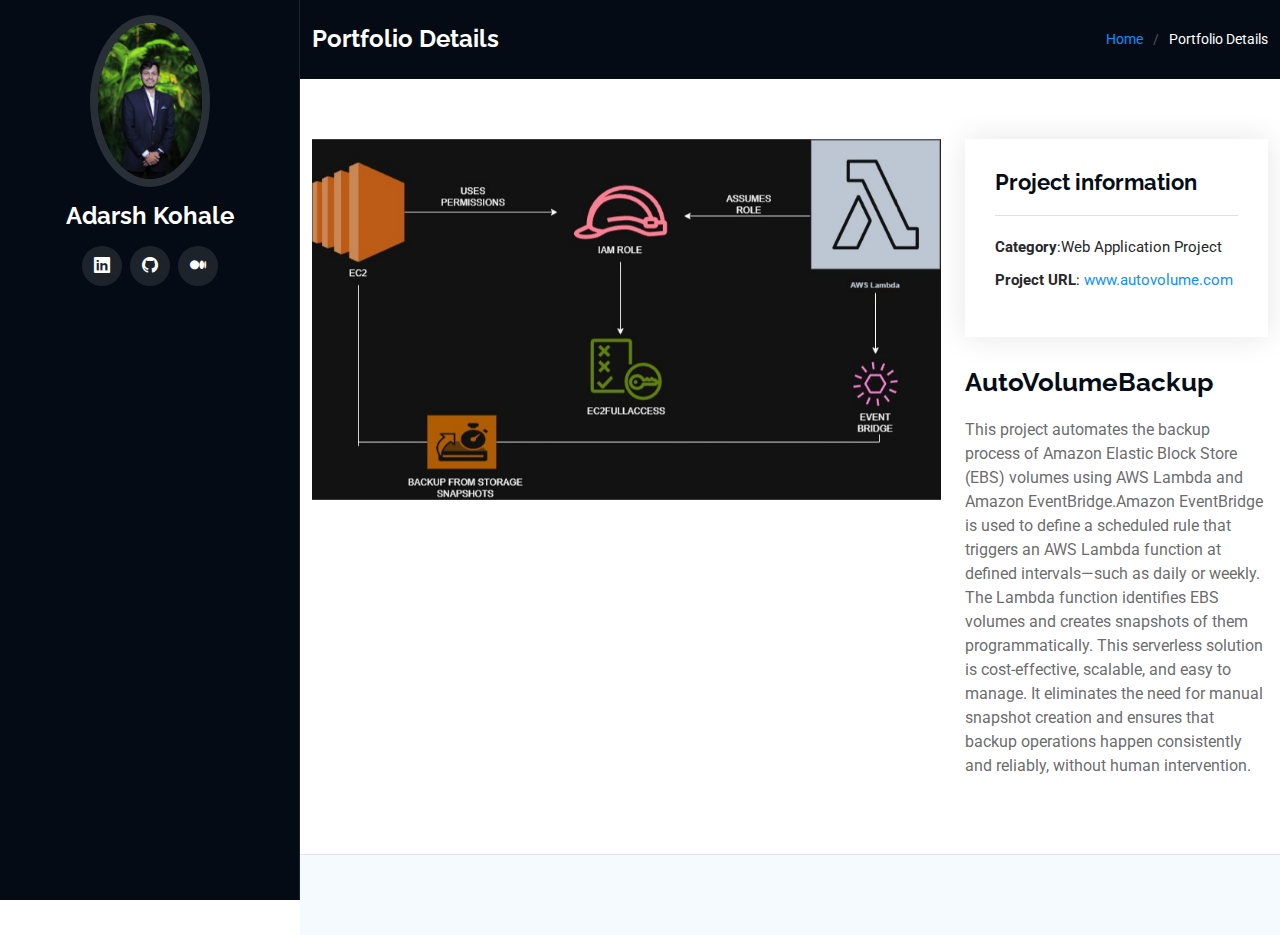
<file: portfolio8-details.html>
<!DOCTYPE html>
<html lang="en">

<head>
  <meta charset="utf-8">
  <meta content="width=device-width, initial-scale=1.0" name="viewport">
  <title>Portfolio Details - iPortfolio Bootstrap Template</title>
  <meta content="" name="description">
  <meta content="" name="keywords">

  <!-- Favicons -->
  <link href="assets/img/favicon.png" rel="icon">
  <link href="assets/img/apple-touch-icon.png" rel="apple-touch-icon">

  <!-- Fonts -->
  <link href="https://fonts.googleapis.com" rel="preconnect">
  <link href="https://fonts.gstatic.com" rel="preconnect" crossorigin>
  <link href="https://fonts.googleapis.com/css2?family=Roboto:ital,wght@0,100;0,300;0,400;0,500;0,700;0,900;1,100;1,300;1,400;1,500;1,700;1,900&family=Poppins:ital,wght@0,100;0,200;0,300;0,400;0,500;0,600;0,700;0,800;0,900;1,100;1,200;1,300;1,400;1,500;1,600;1,700;1,800;1,900&family=Raleway:ital,wght@0,100;0,200;0,300;0,400;0,500;0,600;0,700;0,800;0,900;1,100;1,200;1,300;1,400;1,500;1,600;1,700;1,800;1,900&display=swap" rel="stylesheet">

  <!-- Vendor CSS Files -->
  <link href="assets/vendor/bootstrap/css/bootstrap.min.css" rel="stylesheet">
  <link href="assets/vendor/bootstrap-icons/bootstrap-icons.css" rel="stylesheet">
  <link href="assets/vendor/aos/aos.css" rel="stylesheet">
  <link href="assets/vendor/glightbox/css/glightbox.min.css" rel="stylesheet">
  <link href="assets/vendor/swiper/swiper-bundle.min.css" rel="stylesheet">

  <!-- Main CSS File -->
  <link href="assets/css/main.css" rel="stylesheet">

  <!-- =======================================================
  * Template Name: iPortfolio
  * Template URL: https://bootstrapmade.com/iportfolio-bootstrap-portfolio-websites-template/
  * Updated: Jun 29 2024 with Bootstrap v5.3.3
  * Author: BootstrapMade.com
  * License: https://bootstrapmade.com/license/
  ======================================================== -->
</head>

<body class="portfolio-details-page">

  <header id="header" class="header dark-background d-flex flex-column">
    <i class="header-toggle d-xl-none bi bi-list"></i>

    <div class="profile-img">
      <img src="assets/img/prof1.jpeg" alt="" class="img-fluid rounded-circle">
    </div>

    <a href="index.html" class="logo d-flex align-items-center justify-content-center">
      <!-- Uncomment the line below if you also wish to use an image logo -->
      <!-- <img src="assets/img/logo.png" alt=""> -->
      <h1 class="sitename">Adarsh Kohale</h1>
    </a>

    <div class="social-links text-center">
      <a href="https://www.linkedin.com/in/adarsh-kohale-759b15190/" class="linkedin"><i class="bi bi-linkedin"></i></a>
      <a href="https://github.com/iamadarshkohale" class="github"><i class="bi bi-github"></i></a>
      <a href="https://medium.com/@adarshkohale23" class="medium"><i class="bi bi-medium"></i></a>
    </div>

    <nav id="navmenu" class="navmenu">
      
    </nav>

  </header>

  <main class="main">

    <!-- Page Title -->
    <div class="page-title dark-background">
      <div class="container d-lg-flex justify-content-between align-items-center">
        <h1 class="mb-2 mb-lg-0">Portfolio Details</h1>
        <nav class="breadcrumbs">
          <ol>
            <li><a href="index.html">Home</a></li>
            <li class="current">Portfolio Details</li>
          </ol>
        </nav>
      </div>
    </div><!-- End Page Title -->

    <!-- Portfolio Details Section -->
    <section id="portfolio-details" class="portfolio-details section">

      <div class="container" data-aos="fade-up" data-aos-delay="100">

        <div class="row gy-4">

          <div class="col-lg-8">
            <div class="portfolio-details-slider swiper init-swiper">

              <script type="application/json" class="swiper-config">
                {
                  "loop": true,
                  "speed": 600,
                  "autoplay": {
                    "delay": 5000
                  },
                  "slidesPerView": "auto",
                  "pagination": {
                    "el": ".swiper-pagination",
                    "type": "bullets",
                    "clickable": true
                  }
                }
              </script>

              <div class="swiper-wrapper align-items-center">

                <div class="swiper-slide">
                  <img src="assets/img/Lambda-Volume-Backup.jpg" alt="">
                </div>

                

              </div>
              <div class="swiper-pagination"></div>
            </div>
          </div>

          <div class="col-lg-4">
            <div class="portfolio-info" data-aos="fade-up" data-aos-delay="200">
              <h3>Project information</h3>
              <ul>
                <li><strong>Category</strong>:Web Application Project</li>
                
                
                <li><strong>Project URL</strong>: <a href="https://github.com/iamadarshkohale/AutoVolumeBackup.git">www.autovolume.com</a></li>
              </ul>
            </div>
            <div class="portfolio-description" data-aos="fade-up" data-aos-delay="300">
              <h2>AutoVolumeBackup</h2>
              <p>
This project automates the backup process of Amazon Elastic Block Store (EBS) volumes using AWS Lambda and Amazon EventBridge.Amazon EventBridge is used to define a scheduled rule that triggers an AWS Lambda function at defined intervals—such as daily or weekly. The Lambda function identifies EBS volumes  and creates snapshots of them programmatically.

This serverless solution is cost-effective, scalable, and easy to manage. It eliminates the need for manual snapshot creation and ensures that backup operations happen consistently and reliably, without human intervention.
            </div>
          </div>

        </div>

      </div>

    </section><!-- /Portfolio Details Section -->

  </main>

  <footer id="footer" class="footer position-relative light-background">

   

  </footer>

  <!-- Scroll Top -->
  <a href="#" id="scroll-top" class="scroll-top d-flex align-items-center justify-content-center"><i class="bi bi-arrow-up-short"></i></a>

  <!-- Preloader -->
  <div id="preloader"></div>

  <!-- Vendor JS Files -->
  <script src="assets/vendor/bootstrap/js/bootstrap.bundle.min.js"></script>
  <script src="assets/vendor/php-email-form/validate.js"></script>
  <script src="assets/vendor/aos/aos.js"></script>
  <script src="assets/vendor/typed.js/typed.umd.js"></script>
  <script src="assets/vendor/purecounter/purecounter_vanilla.js"></script>
  <script src="assets/vendor/waypoints/noframework.waypoints.js"></script>
  <script src="assets/vendor/glightbox/js/glightbox.min.js"></script>
  <script src="assets/vendor/imagesloaded/imagesloaded.pkgd.min.js"></script>
  <script src="assets/vendor/isotope-layout/isotope.pkgd.min.js"></script>
  <script src="assets/vendor/swiper/swiper-bundle.min.js"></script>

  <!-- Main JS File -->
  <script src="assets/js/main.js"></script>

</body>

</html>
</file>
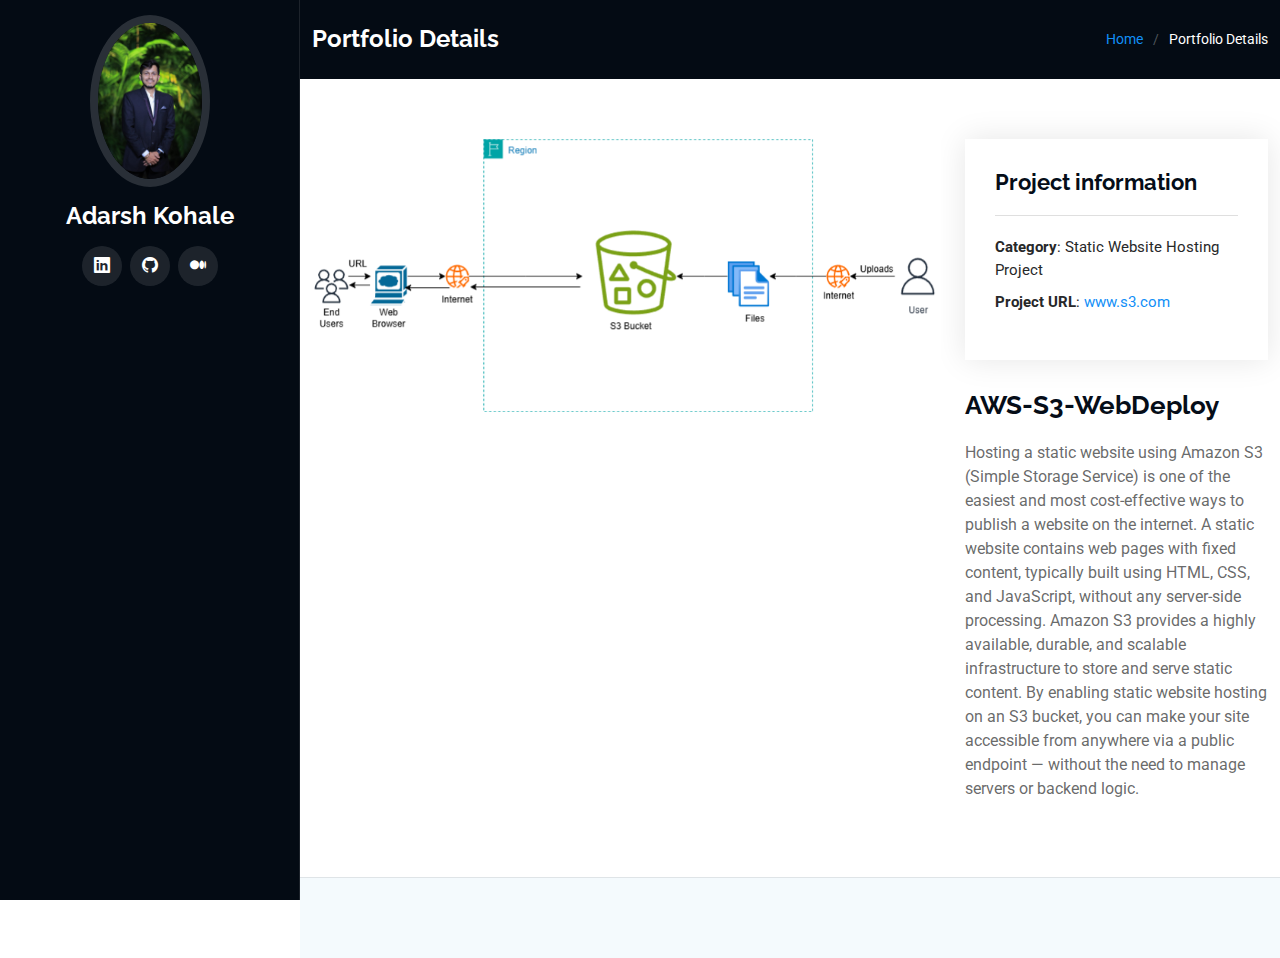
<file: portfolio9-details.html>
<!DOCTYPE html>
<html lang="en">

<head>
  <meta charset="utf-8">
  <meta content="width=device-width, initial-scale=1.0" name="viewport">
  <title>Portfolio Details - iPortfolio Bootstrap Template</title>
  <meta content="" name="description">
  <meta content="" name="keywords">

  <!-- Favicons -->
  <link href="assets/img/favicon.png" rel="icon">
  <link href="assets/img/apple-touch-icon.png" rel="apple-touch-icon">

  <!-- Fonts -->
  <link href="https://fonts.googleapis.com" rel="preconnect">
  <link href="https://fonts.gstatic.com" rel="preconnect" crossorigin>
  <link href="https://fonts.googleapis.com/css2?family=Roboto:ital,wght@0,100;0,300;0,400;0,500;0,700;0,900;1,100;1,300;1,400;1,500;1,700;1,900&family=Poppins:ital,wght@0,100;0,200;0,300;0,400;0,500;0,600;0,700;0,800;0,900;1,100;1,200;1,300;1,400;1,500;1,600;1,700;1,800;1,900&family=Raleway:ital,wght@0,100;0,200;0,300;0,400;0,500;0,600;0,700;0,800;0,900;1,100;1,200;1,300;1,400;1,500;1,600;1,700;1,800;1,900&display=swap" rel="stylesheet">

  <!-- Vendor CSS Files -->
  <link href="assets/vendor/bootstrap/css/bootstrap.min.css" rel="stylesheet">
  <link href="assets/vendor/bootstrap-icons/bootstrap-icons.css" rel="stylesheet">
  <link href="assets/vendor/aos/aos.css" rel="stylesheet">
  <link href="assets/vendor/glightbox/css/glightbox.min.css" rel="stylesheet">
  <link href="assets/vendor/swiper/swiper-bundle.min.css" rel="stylesheet">

  <!-- Main CSS File -->
  <link href="assets/css/main.css" rel="stylesheet">

  <!-- =======================================================
  * Template Name: iPortfolio
  * Template URL: https://bootstrapmade.com/iportfolio-bootstrap-portfolio-websites-template/
  * Updated: Jun 29 2024 with Bootstrap v5.3.3
  * Author: BootstrapMade.com
  * License: https://bootstrapmade.com/license/
  ======================================================== -->
</head>

<body class="portfolio-details-page">

  <header id="header" class="header dark-background d-flex flex-column">
    <i class="header-toggle d-xl-none bi bi-list"></i>

    <div class="profile-img">
      <img src="assets/img/prof1.jpeg" alt="" class="img-fluid rounded-circle">
    </div>

    <a href="index.html" class="logo d-flex align-items-center justify-content-center">
      <!-- Uncomment the line below if you also wish to use an image logo -->
      <!-- <img src="assets/img/logo.png" alt=""> -->
      <h1 class="sitename">Adarsh Kohale</h1>
    </a>

    <div class="social-links text-center">
      <a href="https://www.linkedin.com/in/adarsh-kohale-759b15190/" class="linkedin"><i class="bi bi-linkedin"></i></a>
      <a href="https://github.com/iamadarshkohale" class="github"><i class="bi bi-github"></i></a>
      <a href="https://medium.com/@adarshkohale23" class="medium"><i class="bi bi-medium"></i></a>
    </div>

    <nav id="navmenu" class="navmenu">
      
    </nav>

  </header>

  <main class="main">

    <!-- Page Title -->
    <div class="page-title dark-background">
      <div class="container d-lg-flex justify-content-between align-items-center">
        <h1 class="mb-2 mb-lg-0">Portfolio Details</h1>
        <nav class="breadcrumbs">
          <ol>
            <li><a href="index.html">Home</a></li>
            <li class="current">Portfolio Details</li>
          </ol>
        </nav>
      </div>
    </div><!-- End Page Title -->

    <!-- Portfolio Details Section -->
    <section id="portfolio-details" class="portfolio-details section">

      <div class="container" data-aos="fade-up" data-aos-delay="100">

        <div class="row gy-4">

          <div class="col-lg-8">
            <div class="portfolio-details-slider swiper init-swiper">

              <script type="application/json" class="swiper-config">
                {
                  "loop": true,
                  "speed": 600,
                  "autoplay": {
                    "delay": 5000
                  },
                  "slidesPerView": "auto",
                  "pagination": {
                    "el": ".swiper-pagination",
                    "type": "bullets",
                    "clickable": true
                  }
                }
              </script>

              <div class="swiper-wrapper align-items-center">

                <div class="swiper-slide">
                  <img src="assets/img/S3bucketstaticwebsite.drawio.png" alt="">
                </div>

              

              </div>
              <div class="swiper-pagination"></div>
            </div>
          </div>

          <div class="col-lg-4">
            <div class="portfolio-info" data-aos="fade-up" data-aos-delay="200">
              <h3>Project information</h3>
              <ul>
                <li><strong>Category</strong>: Static Website Hosting Project</li>
                
                
                <li><strong>Project URL</strong>: <a href="https://github.com/iamadarshkohale/Static-website-S3-Bucket.git">www.s3.com</a></li>
              </ul>
            </div>
            <div class="portfolio-description" data-aos="fade-up" data-aos-delay="300">
              <h2>AWS-S3-WebDeploy</h2>
              <p>
Hosting a static website using Amazon S3 (Simple Storage Service) is one of the easiest and most cost-effective ways to publish a website on the internet. A static website contains web pages with fixed content, typically built using HTML, CSS, and JavaScript, without any server-side processing.

Amazon S3 provides a highly available, durable, and scalable infrastructure to store and serve static content. By enabling static website hosting on an S3 bucket, you can make your site accessible from anywhere via a public endpoint — without the need to manage servers or backend logic.

            </div>
          </div>

        </div>

      </div>

    </section><!-- /Portfolio Details Section -->

  </main>

  <footer id="footer" class="footer position-relative light-background">


  </footer>

  <!-- Scroll Top -->
  <a href="#" id="scroll-top" class="scroll-top d-flex align-items-center justify-content-center"><i class="bi bi-arrow-up-short"></i></a>

  <!-- Preloader -->
  <div id="preloader"></div>

  <!-- Vendor JS Files -->
  <script src="assets/vendor/bootstrap/js/bootstrap.bundle.min.js"></script>
  <script src="assets/vendor/php-email-form/validate.js"></script>
  <script src="assets/vendor/aos/aos.js"></script>
  <script src="assets/vendor/typed.js/typed.umd.js"></script>
  <script src="assets/vendor/purecounter/purecounter_vanilla.js"></script>
  <script src="assets/vendor/waypoints/noframework.waypoints.js"></script>
  <script src="assets/vendor/glightbox/js/glightbox.min.js"></script>
  <script src="assets/vendor/imagesloaded/imagesloaded.pkgd.min.js"></script>
  <script src="assets/vendor/isotope-layout/isotope.pkgd.min.js"></script>
  <script src="assets/vendor/swiper/swiper-bundle.min.js"></script>

  <!-- Main JS File -->
  <script src="assets/js/main.js"></script>

</body>

</html>
</file>
<file: assets/css/main.css>
/**
* Template Name: iPortfolio
* Template URL: https://bootstrapmade.com/iportfolio-bootstrap-portfolio-websites-template/
* Updated: Jun 29 2024 with Bootstrap v5.3.3
* Author: BootstrapMade.com
* License: https://bootstrapmade.com/license/
*/

/*--------------------------------------------------------------
# Font & Color Variables
# Help: https://bootstrapmade.com/color-system/
--------------------------------------------------------------*/
/* Fonts */
:root {
  --default-font: "Roboto",  system-ui, -apple-system, "Segoe UI", Roboto, "Helvetica Neue", Arial, "Noto Sans", "Liberation Sans", sans-serif, "Apple Color Emoji", "Segoe UI Emoji", "Segoe UI Symbol", "Noto Color Emoji";
  --heading-font: "Raleway",  sans-serif;
  --nav-font: "Poppins",  sans-serif;
}

/* Global Colors - The following color variables are used throughout the website. Updating them here will change the color scheme of the entire website */
:root { 
  --background-color: #ffffff; /* Background color for the entire website, including individual sections */
  --default-color: #272829; /* Default color used for the majority of the text content across the entire website */
  --heading-color: #050d18; /* Color for headings, subheadings and title throughout the website */
  --accent-color: #118ff7; /* Accent color that represents your brand on the website. It's used for buttons, links, and other elements that need to stand out */
  --surface-color: #ffffff; /* The surface color is used as a background of boxed elements within sections, such as cards, icon boxes, or other elements that require a visual separation from the global background. */
  --contrast-color: #ffffff; /* Contrast color for text, ensuring readability against backgrounds of accent, heading, or default colors. */
}

/* Nav Menu Colors - The following color variables are used specifically for the navigation menu. They are separate from the global colors to allow for more customization options */
:root {
  --nav-color: #a8a9b4;  /* The default color of the main navmenu links */
  --nav-hover-color: #ffffff; /* Applied to main navmenu links when they are hovered over or active */
  --nav-mobile-background-color: #040b14; /* Used as the background color for mobile navigation menu */
  --nav-dropdown-background-color: #040b14; /* Used as the background color for dropdown items that appear when hovering over primary navigation items */
  --nav-dropdown-color: #a8a9b4; /* Used for navigation links of the dropdown items in the navigation menu. */
  --nav-dropdown-hover-color: #ffffff; /* Similar to --nav-hover-color, this color is applied to dropdown navigation links when they are hovered over. */
}

/* Color Presets - These classes override global colors when applied to any section or element, providing reuse of the sam color scheme. */

.light-background {
  --background-color: #f4fafd;
  --surface-color: #ffffff;
}

.dark-background {
  --background-color: #040b14;
  --default-color: #ffffff;
  --heading-color: #ffffff;
  --surface-color: #151f2b;
  --contrast-color: #ffffff;
}

/* Smooth scroll */
:root {
  scroll-behavior: smooth;
}

/*--------------------------------------------------------------
# General Styling & Shared Classes
--------------------------------------------------------------*/
body {
  color: var(--default-color);
  background-color: var(--background-color);
  font-family: var(--default-font);
}

a {
  color: var(--accent-color);
  text-decoration: none;
  transition: 0.3s;
}

a:hover {
  color: color-mix(in srgb, var(--accent-color), transparent 25%);
  text-decoration: none;
}

h1,
h2,
h3,
h4,
h5,
h6 {
  color: var(--heading-color);
  font-family: var(--heading-font);
}

/* PHP Email Form Messages
------------------------------*/
.php-email-form .error-message {
  display: none;
  background: #df1529;
  color: #ffffff;
  text-align: left;
  padding: 15px;
  margin-bottom: 24px;
  font-weight: 600;
}

.php-email-form .sent-message {
  display: none;
  color: #ffffff;
  background: #059652;
  text-align: center;
  padding: 15px;
  margin-bottom: 24px;
  font-weight: 600;
}

.php-email-form .loading {
  display: none;
  background: var(--surface-color);
  text-align: center;
  padding: 15px;
  margin-bottom: 24px;
}

.php-email-form .loading:before {
  content: "";
  display: inline-block;
  border-radius: 50%;
  width: 24px;
  height: 24px;
  margin: 0 10px -6px 0;
  border: 3px solid var(--accent-color);
  border-top-color: var(--surface-color);
  animation: php-email-form-loading 1s linear infinite;
}

@keyframes php-email-form-loading {
  0% {
    transform: rotate(0deg);
  }

  100% {
    transform: rotate(360deg);
  }
}

/*--------------------------------------------------------------
# Global Header
--------------------------------------------------------------*/
.header {
  color: var(--default-color);
  background-color: var(--background-color);
  position: fixed;
  top: 0;
  left: 0;
  bottom: 0;
  padding: 0 15px;
  width: 300px;
  transition: all ease-in-out 0.3s;
  overflow-y: auto;
  z-index: 997;
  border-right: 1px solid color-mix(in srgb, var(--default-color), transparent 90%);
}

.header .profile-img img {
  margin: 15px auto;
  display: block;
  width: 120px;
  border: 8px solid color-mix(in srgb, var(--default-color), transparent 85%);
}

.header .logo {
  line-height: 1;
  margin-bottom: 15px;
}

.header .logo img {
  max-height: 32px;
  margin-right: 8px;
}

.header .logo h1 {
  font-size: 24px;
  margin: 0;
  font-weight: 700;
  color: var(--heading-color);
}

.header .social-links {
  margin: 0 0 20px 0;
}

.header .social-links a {
  font-size: 16px;
  display: inline-flex;
  align-items: center;
  justify-content: center;
  background: color-mix(in srgb, var(--default-color), transparent 90%);
  color: var(--default-color);
  margin: 0 2px;
  border-radius: 50%;
  text-align: center;
  width: 40px;
  height: 40px;
  transition: 0.3s;
}

.header .social-links a:hover {
  color: var(--contrast-color);
  background: var(--accent-color);
}

@media (min-width: 1200px) {

  .header~main,
  .header~#footer {
    margin-left: 300px;
  }
}

@media (max-width: 1199px) {
  .header {
    left: -100%;
  }
}

.header.header-show {
  left: 0;
}

.header .header-toggle {
  color: var(--contrast-color);
  background-color: var(--accent-color);
  font-size: 22px;
  display: flex;
  align-items: center;
  justify-content: center;
  width: 40px;
  height: 40px;
  border-radius: 50%;
  cursor: pointer;
  position: fixed;
  top: 15px;
  right: 15px;
  z-index: 9999;
  transition: background-color 0.3s;
}

.header .header-toggle:hover {
  color: var(--contrast-color);
  background-color: color-mix(in srgb, var(--accent-color) 90%, white 15%);
}

/*--------------------------------------------------------------
# Navigation Menu
--------------------------------------------------------------*/
.mobile-nav-toggle {
  display: none;
}

.navmenu {
  padding: 0;
  z-index: 9997;
}

.navmenu ul {
  list-style: none;
  padding: 0 0 20px 0;
  margin: 0;
}

.navmenu a,
.navmenu a:focus {
  color: var(--nav-color);
  padding: 15px 10px;
  font-family: var(--nav-font);
  font-size: 16px;
  font-weight: 400;
  display: flex;
  align-items: center;
  white-space: nowrap;
  transition: 0.3s;
  width: 100%;
}

.navmenu a .navicon,
.navmenu a:focus .navicon {
  font-size: 20px;
  margin-right: 10px;
}

.navmenu a .toggle-dropdown,
.navmenu a:focus .toggle-dropdown {
  font-size: 12px;
  line-height: 0;
  margin-left: auto;
  width: 30px;
  height: 30px;
  display: flex;
  align-items: center;
  justify-content: center;
  border-radius: 50%;
  transition: 0.3s;
  flex-shrink: 0;
  background-color: color-mix(in srgb, var(--accent-color), transparent 90%);
}

.navmenu a .toggle-dropdown:hover,
.navmenu a:focus .toggle-dropdown:hover {
  background-color: var(--accent-color);
  color: var(--contrast-color);
}

.navmenu a:hover,
.navmenu .active,
.navmenu .active:focus {
  color: var(--nav-hover-color);
}

.navmenu a:hover .navicon,
.navmenu .active .navicon,
.navmenu .active:focus .navicon {
  color: var(--accent-color);
}

.navmenu .active .toggle-dropdown,
.navmenu .active:focus .toggle-dropdown {
  background-color: var(--accent-color);
  color: var(--contrast-color);
  transform: rotate(180deg);
}

.navmenu .dropdown {
  display: block;
}

.navmenu .dropdown a,
.navmenu .dropdown a:focus {
  color: --nav-dropdown-color;
}

.navmenu .dropdown a:hover,
.navmenu .dropdown .active,
.navmenu .dropdown .active:focus {
  color: var(--nav-dropdown-hover-color);
}

.navmenu .dropdown ul {
  position: static;
  display: none;
  z-index: 99;
  padding: 5px 10px;
  margin: 5px 10px;
  background-color: var(--nav-dropdown-background-color);
  border: 1px solid color-mix(in srgb, var(--default-color), transparent 90%);
  box-shadow: none;
  transition: all 0.5s ease-in-out;
}

.navmenu .dropdown ul ul {
  background-color: rgba(33, 37, 41, 0.1);
}

.navmenu .dropdown>.dropdown-active {
  display: block;
  background-color: rgba(33, 37, 41, 0.03);
}

/*--------------------------------------------------------------
# Global Footer
--------------------------------------------------------------*/
.footer {
  color: var(--default-color);
  background-color: var(--background-color);
  font-size: 14px;
  padding: 40px 0;
  position: relative;
  border-top: 1px solid color-mix(in srgb, var(--default-color), transparent 90%);
}

.footer .copyright p {
  margin-bottom: 0;
}

.footer .credits {
  margin-top: 4px;
  font-size: 13px;
  text-align: center;
}

/*--------------------------------------------------------------
# Preloader
--------------------------------------------------------------*/
#preloader {
  position: fixed;
  inset: 0;
  z-index: 999999;
  overflow: hidden;
  background: var(--background-color);
  transition: all 0.6s ease-out;
}

#preloader:before {
  content: "";
  position: fixed;
  top: calc(50% - 30px);
  left: calc(50% - 30px);
  border: 6px solid #ffffff;
  border-color: var(--accent-color) transparent var(--accent-color) transparent;
  border-radius: 50%;
  width: 60px;
  height: 60px;
  animation: animate-preloader 1.5s linear infinite;
}

@keyframes animate-preloader {
  0% {
    transform: rotate(0deg);
  }

  100% {
    transform: rotate(360deg);
  }
}

/*--------------------------------------------------------------
# Scroll Top Button
--------------------------------------------------------------*/
.scroll-top {
  position: fixed;
  visibility: hidden;
  opacity: 0;
  right: 15px;
  bottom: -15px;
  z-index: 99999;
  background-color: var(--accent-color);
  width: 44px;
  height: 44px;
  border-radius: 50px;
  transition: all 0.4s;
}

.scroll-top i {
  font-size: 24px;
  color: var(--contrast-color);
  line-height: 0;
}

.scroll-top:hover {
  background-color: color-mix(in srgb, var(--accent-color), transparent 20%);
  color: var(--contrast-color);
}

.scroll-top.active {
  visibility: visible;
  opacity: 1;
  bottom: 15px;
}

/*--------------------------------------------------------------
# Disable aos animation delay on mobile devices
--------------------------------------------------------------*/
@media screen and (max-width: 768px) {
  [data-aos-delay] {
    transition-delay: 0 !important;
  }
}

/*--------------------------------------------------------------
# Global Page Titles & Breadcrumbs
--------------------------------------------------------------*/
.page-title {
  color: var(--default-color);
  background-color: var(--background-color);
  padding: 25px 0;
  position: relative;
}

.page-title h1 {
  font-size: 24px;
  font-weight: 700;
}

.page-title .breadcrumbs ol {
  display: flex;
  flex-wrap: wrap;
  list-style: none;
  padding: 0;
  margin: 0;
  font-size: 14px;
  font-weight: 400;
}

.page-title .breadcrumbs ol li+li {
  padding-left: 10px;
}

.page-title .breadcrumbs ol li+li::before {
  content: "/";
  display: inline-block;
  padding-right: 10px;
  color: color-mix(in srgb, var(--default-color), transparent 70%);
}

/*--------------------------------------------------------------
# Global Sections
--------------------------------------------------------------*/
section,
.section {
  color: var(--default-color);
  background-color: var(--background-color);
  padding: 60px 0;
  overflow: clip;
}

/*--------------------------------------------------------------
# Global Section Titles
--------------------------------------------------------------*/
.section-title {
  padding-bottom: 60px;
  position: relative;
}

.section-title h2 {
  font-size: 32px;
  font-weight: 700;
  margin-bottom: 20px;
  padding-bottom: 20px;
  position: relative;
}

.section-title h2:after {
  content: "";
  position: absolute;
  display: block;
  width: 50px;
  height: 3px;
  background: var(--accent-color);
  left: 0;
  bottom: 0;
}

.section-title p {
  margin-bottom: 0;
}

/*--------------------------------------------------------------
# Hero Section
--------------------------------------------------------------*/
.hero {
  width: 100%;
  min-height: 100vh;
  position: relative;
  padding: 80px 0;
  display: flex;
  align-items: center;
  justify-content: center;
}

.hero img {
  position: absolute;
  inset: 0;
  display: block;
  width: 100%;
  height: 100%;
  object-fit: cover;
  z-index: 1;
}

.hero:before {
  content: "";
  background: color-mix(in srgb, var(--background-color), transparent 70%);
  position: absolute;
  inset: 0;
  z-index: 2;
}

.hero .container {
  position: relative;
  z-index: 3;
}

.hero h2 {
  margin: 0;
  font-size: 64px;
  font-weight: 700;
}

.hero p {
  margin: 5px 0 0 0;
  font-size: 26px;
}

.hero p span {
  letter-spacing: 1px;
  border-bottom: 2px solid var(--accent-color);
}

.hero .social-links {
  margin-top: 25px;
}

.hero .social-links a {
  font-size: 24px;
  display: inline-block;
  color: color-mix(in srgb, var(--default-color), transparent 50%);
  line-height: 1;
  margin-right: 20px;
  transition: 0.3s;
}

.hero .social-links a:hover {
  color: var(--accent-color);
}

@media (max-width: 768px) {
  .hero h2 {
    font-size: 32px;
  }

  .hero p {
    font-size: 20px;
  }
}

/*--------------------------------------------------------------
# About Section
--------------------------------------------------------------*/
.about .content h2 {
  font-weight: 700;
  font-size: 24px;
}

.about .content ul {
  list-style: none;
  padding: 0;
}

.about .content ul li {
  margin-bottom: 20px;
  display: flex;
  align-items: center;
}

.about .content ul strong {
  margin-right: 10px;
}

.about .content ul i {
  font-size: 16px;
  margin-right: 5px;
  color: var(--accent-color);
  line-height: 0;
}

/*--------------------------------------------------------------
# Stats Section
--------------------------------------------------------------*/
.stats .stats-item {
  padding: 30px;
  width: 100%;
}

.stats .stats-item i {
  color: var(--accent-color);
  display: block;
  font-size: 44px;
  float: left;
  line-height: 0;
}

.stats .stats-item .purecounter {
  color: var(--heading-color);
  font-size: 48px;
  line-height: 40px;
  display: block;
  font-weight: 700;
  margin-left: 60px;
}

.stats .stats-item p {
  color: color-mix(in srgb, var(--default-color), transparent 40%);
  padding: 15px 0 0 0;
  margin: 0 0 0 60px;
  font-family: var(--heading-font);
  font-size: 14px;
}

/*--------------------------------------------------------------
# Skills Section
--------------------------------------------------------------*/
.skills .progress {
  height: 60px;
  display: block;
  background: none;
  border-radius: 0;
}

.skills .progress .skill {
  color: var(--heading-color);
  padding: 0;
  margin: 0 0 6px 0;
  text-transform: uppercase;
  display: block;
  font-weight: 600;
  font-family: var(--heading-font);
}

.skills .progress .skill .val {
  float: right;
  font-style: normal;
}

.skills .progress-bar-wrap {
  background: color-mix(in srgb, var(--default-color), transparent 90%);
  height: 10px;
}

.skills .progress-bar {
  width: 1px;
  height: 10px;
  transition: 0.9s;
  background-color: var(--accent-color);
}

/*--------------------------------------------------------------
# Resume Section
--------------------------------------------------------------*/
.resume .resume-title {
  color: var(--heading-color);
  font-size: 26px;
  font-weight: 700;
  margin-top: 20px;
  margin-bottom: 20px;
}

.resume .resume-item {
  padding: 0 0 20px 20px;
  margin-top: -2px;
  border-left: 2px solid var(--accent-color);
  position: relative;
}

.resume .resume-item h4 {
  line-height: 18px;
  font-size: 18px;
  font-weight: 600;
  text-transform: uppercase;
  color: color-mix(in srgb, var(--default-color), transparent 20%);
  margin-bottom: 10px;
}

.resume .resume-item h5 {
  font-size: 16px;
  padding: 5px 15px;
  display: inline-block;
  font-weight: 600;
  margin-bottom: 10px;
}

.resume .resume-item ul {
  padding-left: 20px;
}

.resume .resume-item ul li {
  padding-bottom: 10px;
}

.resume .resume-item:last-child {
  padding-bottom: 0;
}

.resume .resume-item::before {
  content: "";
  position: absolute;
  width: 16px;
  height: 16px;
  border-radius: 50px;
  left: -9px;
  top: 0;
  background: var(--background-color);
  border: 2px solid var(--accent-color);
}

/*--------------------------------------------------------------
# Portfolio Section
--------------------------------------------------------------*/
.portfolio .portfolio-filters {
  padding: 0;
  margin: 0 auto 20px auto;
  list-style: none;
  text-align: center;
}

.portfolio .portfolio-filters li {
  cursor: pointer;
  display: inline-block;
  padding: 0;
  font-size: 14px;
  font-weight: 400;
  margin: 0 10px;
  line-height: 1;
  text-transform: uppercase;
  margin-bottom: 10px;
  transition: all 0.3s ease-in-out;
}

.portfolio .portfolio-filters li:hover,
.portfolio .portfolio-filters li.filter-active {
  color: var(--accent-color);
}

.portfolio .portfolio-filters li:first-child {
  margin-left: 0;
}

.portfolio .portfolio-filters li:last-child {
  margin-right: 0;
}

@media (max-width: 575px) {
  .portfolio .portfolio-filters li {
    font-size: 14px;
    margin: 0 5px;
  }
}

.portfolio .portfolio-content {
  position: relative;
  overflow: hidden;
}

.portfolio .portfolio-content img {
  transition: 0.3s;
}

.portfolio .portfolio-content .portfolio-info {
  opacity: 0;
  position: absolute;
  inset: 0;
  z-index: 3;
  transition: all ease-in-out 0.3s;
  background: rgba(0, 0, 0, 0.6);
  padding: 15px;
}

.portfolio .portfolio-content .portfolio-info h4 {
  font-size: 14px;
  padding: 5px 10px;
  font-weight: 400;
  color: #ffffff;
  display: inline-block;
  background-color: var(--accent-color);
}

.portfolio .portfolio-content .portfolio-info p {
  position: absolute;
  bottom: 10px;
  text-align: center;
  display: inline-block;
  left: 0;
  right: 0;
  font-size: 16px;
  font-weight: 600;
  color: rgba(255, 255, 255, 0.8);
}

.portfolio .portfolio-content .portfolio-info .preview-link,
.portfolio .portfolio-content .portfolio-info .details-link {
  position: absolute;
  left: calc(50% - 40px);
  font-size: 26px;
  top: calc(50% - 14px);
  color: #fff;
  transition: 0.3s;
  line-height: 1.2;
}

.portfolio .portfolio-content .portfolio-info .preview-link:hover,
.portfolio .portfolio-content .portfolio-info .details-link:hover {
  color: var(--accent-color);
}

.portfolio .portfolio-content .portfolio-info .details-link {
  left: 50%;
  font-size: 34px;
  line-height: 0;
}

.portfolio .portfolio-content:hover .portfolio-info {
  opacity: 1;
}

.portfolio .portfolio-content:hover img {
  transform: scale(1.1);
}

/*--------------------------------------------------------------
# Services Section
--------------------------------------------------------------*/
.services .service-item {
  position: relative;
}

.services .service-item .icon {
  background: var(--accent-color);
  display: flex;
  align-items: center;
  justify-content: center;
  width: 54px;
  height: 54px;
  border-radius: 50%;
  transition: 0.5s;
  border: 1px solid var(--accent-color);
  margin-right: 20px;
}

.services .service-item .icon i {
  color: var(--contrast-color);
  font-size: 24px;
  line-height: 0;
}

.services .service-item:hover .icon {
  background: var(--surface-color);
}

.services .service-item:hover .icon i {
  color: var(--accent-color);
}

.services .service-item .title {
  font-weight: 700;
  margin-bottom: 15px;
  font-size: 18px;
}

.services .service-item .title a {
  color: var(--heading-color);
}

.services .service-item .title a:hover {
  color: var(--accent-color);
}

.services .service-item .description {
  line-height: 24px;
  font-size: 14px;
}

/*--------------------------------------------------------------
# Testimonials Section
--------------------------------------------------------------*/
.testimonials .testimonials-carousel,
.testimonials .testimonials-slider {
  overflow: hidden;
}

.testimonials .testimonial-item {
  box-sizing: content-box;
  text-align: center;
  min-height: 320px;
}

.testimonials .testimonial-item .testimonial-img {
  width: 90px;
  border-radius: 50%;
  margin: 0 auto;
}

.testimonials .testimonial-item h3 {
  font-size: 18px;
  font-weight: bold;
  margin: 10px 0 5px 0;
}

.testimonials .testimonial-item h4 {
  font-size: 14px;
  color: color-mix(in srgb, var(--default-color), transparent 20%);
  margin: 0;
}

.testimonials .testimonial-item .quote-icon-left,
.testimonials .testimonial-item .quote-icon-right {
  color: color-mix(in srgb, var(--accent-color), transparent 40%);
  font-size: 26px;
  line-height: 0;
}

.testimonials .testimonial-item .quote-icon-left {
  display: inline-block;
  left: -5px;
  position: relative;
}

.testimonials .testimonial-item .quote-icon-right {
  display: inline-block;
  right: -5px;
  position: relative;
  top: 10px;
  transform: scale(-1, -1);
}

.testimonials .testimonial-item p {
  font-style: italic;
  margin: 0 15px 15px 15px;
  padding: 20px;
  background-color: var(--surface-color);
  position: relative;
  margin-bottom: 35px;
  border-radius: 6px;
  box-shadow: 0px 2px 15px rgba(0, 0, 0, 0.1);
}

.testimonials .testimonial-item p::after {
  content: "";
  width: 0;
  height: 0;
  border-top: 20px solid var(--surface-color);
  border-right: 20px solid transparent;
  border-left: 20px solid transparent;
  position: absolute;
  bottom: -20px;
  left: calc(50% - 20px);
}

.testimonials .swiper-wrapper {
  height: auto;
}

.testimonials .swiper-pagination {
  margin-top: 40px;
  position: relative;
}

.testimonials .swiper-pagination .swiper-pagination-bullet {
  width: 12px;
  height: 12px;
  background-color: var(--background-color);
  opacity: 1;
  border: 1px solid var(--accent-color);
}

.testimonials .swiper-pagination .swiper-pagination-bullet-active {
  background-color: var(--accent-color);
}

/*--------------------------------------------------------------
# Contact Section
--------------------------------------------------------------*/
.contact .info-wrap {
  background-color: var(--surface-color);
  box-shadow: 0px 0px 20px rgba(0, 0, 0, 0.1);
  padding: 30px;
}

@media (max-width: 575px) {
  .contact .info-wrap {
    padding: 20px;
  }
}

.contact .info-item {
  margin-bottom: 40px;
}

.contact .info-item i {
  font-size: 20px;
  color: var(--accent-color);
  background: color-mix(in srgb, var(--accent-color), transparent 92%);
  width: 44px;
  height: 44px;
  display: flex;
  justify-content: center;
  align-items: center;
  border-radius: 50px;
  transition: all 0.3s ease-in-out;
  margin-right: 15px;
}

.contact .info-item h3 {
  padding: 0;
  font-size: 18px;
  font-weight: 700;
  margin-bottom: 5px;
}

.contact .info-item p {
  padding: 0;
  margin-bottom: 0;
  font-size: 14px;
}

.contact .info-item:hover i {
  background: var(--accent-color);
  color: var(--contrast-color);
}

.contact .php-email-form {
  background-color: var(--surface-color);
  height: 100%;
  padding: 30px;
  box-shadow: 0px 0px 20px rgba(0, 0, 0, 0.1);
}

@media (max-width: 575px) {
  .contact .php-email-form {
    padding: 20px;
  }
}

.contact .php-email-form input[type=text],
.contact .php-email-form input[type=email],
.contact .php-email-form textarea {
  font-size: 14px;
  padding: 10px 15px;
  box-shadow: none;
  border-radius: 0;
  color: var(--default-color);
  background-color: var(--surface-color);
  border-color: color-mix(in srgb, var(--default-color), transparent 80%);
}

.contact .php-email-form input[type=text]:focus,
.contact .php-email-form input[type=email]:focus,
.contact .php-email-form textarea:focus {
  border-color: var(--accent-color);
}

.contact .php-email-form input[type=text]::placeholder,
.contact .php-email-form input[type=email]::placeholder,
.contact .php-email-form textarea::placeholder {
  color: color-mix(in srgb, var(--default-color), transparent 70%);
}

.contact .php-email-form button[type=submit] {
  color: var(--contrast-color);
  background: var(--accent-color);
  border: 0;
  padding: 10px 30px;
  transition: 0.4s;
  border-radius: 50px;
}

.contact .php-email-form button[type=submit]:hover {
  background: color-mix(in srgb, var(--accent-color), transparent 25%);
}

/*--------------------------------------------------------------
# Portfolio Details Section
--------------------------------------------------------------*/
.portfolio-details .portfolio-details-slider img {
  width: 100%;
}

.portfolio-details .portfolio-details-slider .swiper-pagination {
  margin-top: 20px;
  position: relative;
}

.portfolio-details .portfolio-details-slider .swiper-pagination .swiper-pagination-bullet {
  width: 12px;
  height: 12px;
  background-color: color-mix(in srgb, var(--default-color), transparent 85%);
  opacity: 1;
}

.portfolio-details .portfolio-details-slider .swiper-pagination .swiper-pagination-bullet-active {
  background-color: var(--accent-color);
}

.portfolio-details .portfolio-info {
  padding: 30px;
  box-shadow: 0px 0 30px rgba(0, 0, 0, 0.1);
}

.portfolio-details .portfolio-info h3 {
  font-size: 22px;
  font-weight: 700;
  margin-bottom: 20px;
  padding-bottom: 20px;
  border-bottom: 1px solid color-mix(in srgb, var(--default-color), transparent 85%);
}

.portfolio-details .portfolio-info ul {
  list-style: none;
  padding: 0;
  font-size: 15px;
}

.portfolio-details .portfolio-info ul li+li {
  margin-top: 10px;
}

.portfolio-details .portfolio-description {
  padding-top: 30px;
}

.portfolio-details .portfolio-description h2 {
  font-size: 26px;
  font-weight: 700;
  margin-bottom: 20px;
}

.portfolio-details .portfolio-description p {
  padding: 0;
  color: color-mix(in srgb, var(--default-color), transparent 30%);
}

/*--------------------------------------------------------------
# Service Details Section
--------------------------------------------------------------*/
.service-details .services-list {
  padding: 10px 30px;
  border: 1px solid color-mix(in srgb, var(--default-color), transparent 90%);
  margin-bottom: 20px;
}

.service-details .services-list a {
  display: block;
  line-height: 1;
  padding: 8px 0 8px 15px;
  border-left: 3px solid color-mix(in srgb, var(--default-color), transparent 70%);
  margin: 20px 0;
  color: color-mix(in srgb, var(--default-color), transparent 20%);
  transition: 0.3s;
}

.service-details .services-list a.active {
  color: var(--heading-color);
  font-weight: 700;
  border-color: var(--accent-color);
}

.service-details .services-list a:hover {
  border-color: var(--accent-color);
}

.service-details .services-img {
  margin-bottom: 20px;
}

.service-details h3 {
  font-size: 26px;
  font-weight: 700;
}

.service-details h4 {
  font-size: 20px;
  font-weight: 700;
}

.service-details p {
  font-size: 15px;
}

.service-details ul {
  list-style: none;
  padding: 0;
  font-size: 15px;
}

.service-details ul li {
  padding: 5px 0;
  display: flex;
  align-items: center;
}

.service-details ul i {
  font-size: 20px;
  margin-right: 8px;
  color: var(--accent-color);
}

/*--------------------------------------------------------------
# Starter Section Section
--------------------------------------------------------------*/
.starter-section {
  /* Add your styles here */
}
</file>
